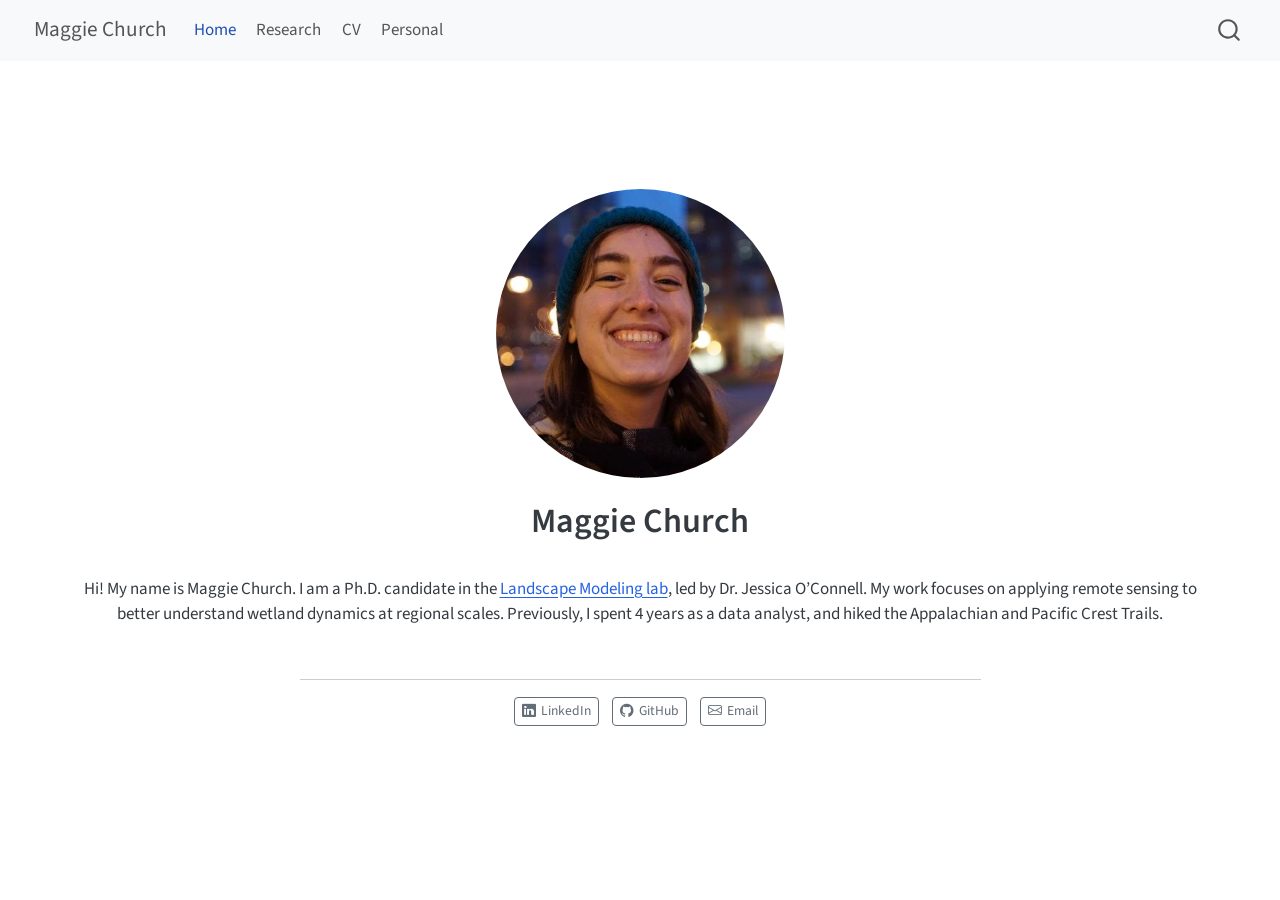
<file: docs/index.html>
<html xmlns="http://www.w3.org/1999/xhtml">    
  <head>      
    <title>Redirect to home.html</title>      
    <meta http-equiv="refresh" content="0;URL='home.html'" />    
  </head>    
  <body> 
  </body>  
</html>
</file>
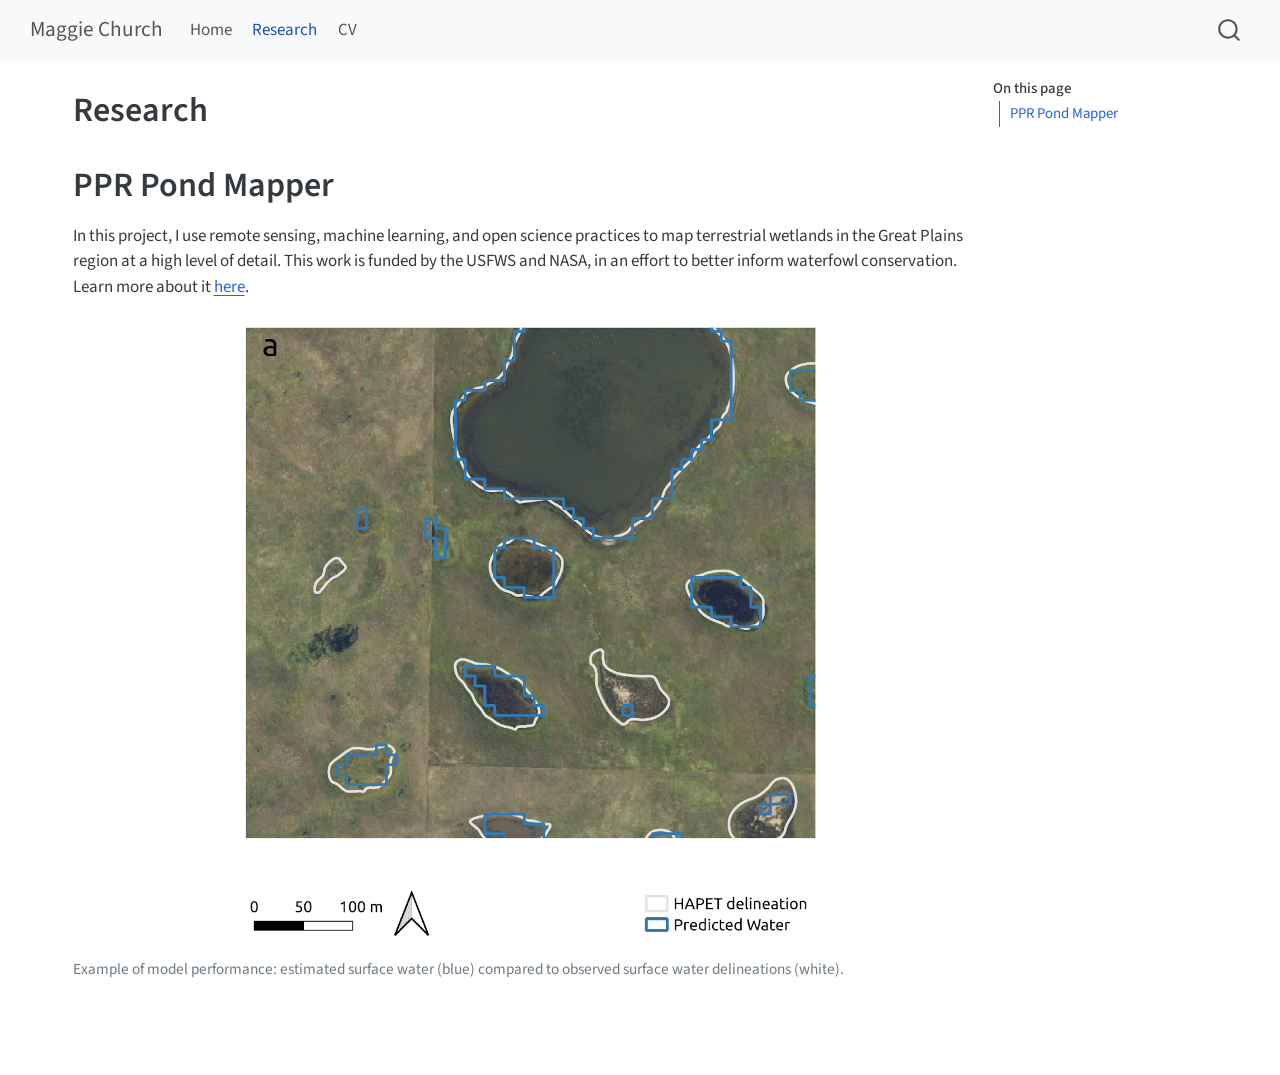
<file: docs/about.html>
<!DOCTYPE html>
<html xmlns="http://www.w3.org/1999/xhtml" lang="en" xml:lang="en"><head>

<meta charset="utf-8">
<meta name="generator" content="quarto-1.6.42">

<meta name="viewport" content="width=device-width, initial-scale=1.0, user-scalable=yes">


<title>Research – Maggie Church</title>
<style>
code{white-space: pre-wrap;}
span.smallcaps{font-variant: small-caps;}
div.columns{display: flex; gap: min(4vw, 1.5em);}
div.column{flex: auto; overflow-x: auto;}
div.hanging-indent{margin-left: 1.5em; text-indent: -1.5em;}
ul.task-list{list-style: none;}
ul.task-list li input[type="checkbox"] {
  width: 0.8em;
  margin: 0 0.8em 0.2em -1em; /* quarto-specific, see https://github.com/quarto-dev/quarto-cli/issues/4556 */ 
  vertical-align: middle;
}
</style>


<script src="site_libs/quarto-nav/quarto-nav.js"></script>
<script src="site_libs/quarto-nav/headroom.min.js"></script>
<script src="site_libs/clipboard/clipboard.min.js"></script>
<script src="site_libs/quarto-search/autocomplete.umd.js"></script>
<script src="site_libs/quarto-search/fuse.min.js"></script>
<script src="site_libs/quarto-search/quarto-search.js"></script>
<meta name="quarto:offset" content="./">
<script src="site_libs/quarto-html/quarto.js"></script>
<script src="site_libs/quarto-html/popper.min.js"></script>
<script src="site_libs/quarto-html/tippy.umd.min.js"></script>
<script src="site_libs/quarto-html/anchor.min.js"></script>
<link href="site_libs/quarto-html/tippy.css" rel="stylesheet">
<link href="site_libs/quarto-html/quarto-syntax-highlighting-2f5df379a58b258e96c21c0638c20c03.css" rel="stylesheet" id="quarto-text-highlighting-styles">
<script src="site_libs/bootstrap/bootstrap.min.js"></script>
<link href="site_libs/bootstrap/bootstrap-icons.css" rel="stylesheet">
<link href="site_libs/bootstrap/bootstrap-6bd9cfa162949bde0a231f530c97869d.min.css" rel="stylesheet" append-hash="true" id="quarto-bootstrap" data-mode="light">
<script id="quarto-search-options" type="application/json">{
  "location": "navbar",
  "copy-button": false,
  "collapse-after": 3,
  "panel-placement": "end",
  "type": "overlay",
  "limit": 50,
  "keyboard-shortcut": [
    "f",
    "/",
    "s"
  ],
  "show-item-context": false,
  "language": {
    "search-no-results-text": "No results",
    "search-matching-documents-text": "matching documents",
    "search-copy-link-title": "Copy link to search",
    "search-hide-matches-text": "Hide additional matches",
    "search-more-match-text": "more match in this document",
    "search-more-matches-text": "more matches in this document",
    "search-clear-button-title": "Clear",
    "search-text-placeholder": "",
    "search-detached-cancel-button-title": "Cancel",
    "search-submit-button-title": "Submit",
    "search-label": "Search"
  }
}</script>


<link rel="stylesheet" href="styles.css">
</head>

<body class="nav-fixed">

<div id="quarto-search-results"></div>
  <header id="quarto-header" class="headroom fixed-top">
    <nav class="navbar navbar-expand-lg " data-bs-theme="dark">
      <div class="navbar-container container-fluid">
      <div class="navbar-brand-container mx-auto">
    <a class="navbar-brand" href="./index.html">
    <span class="navbar-title">Maggie Church</span>
    </a>
  </div>
            <div id="quarto-search" class="" title="Search"></div>
          <button class="navbar-toggler" type="button" data-bs-toggle="collapse" data-bs-target="#navbarCollapse" aria-controls="navbarCollapse" role="menu" aria-expanded="false" aria-label="Toggle navigation" onclick="if (window.quartoToggleHeadroom) { window.quartoToggleHeadroom(); }">
  <span class="navbar-toggler-icon"></span>
</button>
          <div class="collapse navbar-collapse" id="navbarCollapse">
            <ul class="navbar-nav navbar-nav-scroll me-auto">
  <li class="nav-item">
    <a class="nav-link" href="./index.html"> 
<span class="menu-text">Home</span></a>
  </li>  
  <li class="nav-item">
    <a class="nav-link active" href="./about.html" aria-current="page"> 
<span class="menu-text">Research</span></a>
  </li>  
  <li class="nav-item">
    <a class="nav-link" href="./cv.html"> 
<span class="menu-text">CV</span></a>
  </li>  
</ul>
          </div> <!-- /navcollapse -->
            <div class="quarto-navbar-tools">
</div>
      </div> <!-- /container-fluid -->
    </nav>
</header>
<!-- content -->
<div id="quarto-content" class="quarto-container page-columns page-rows-contents page-layout-full page-navbar">
<!-- sidebar -->
<!-- margin-sidebar -->
    <div id="quarto-margin-sidebar" class="sidebar margin-sidebar">
        <nav id="TOC" role="doc-toc" class="toc-active">
    <h2 id="toc-title">On this page</h2>
   
  <ul>
  <li><a href="#ppr-pond-mapper" id="toc-ppr-pond-mapper" class="nav-link active" data-scroll-target="#ppr-pond-mapper">PPR Pond Mapper</a></li>
  </ul>
</nav>
    </div>
<!-- main -->
<main class="content column-page-left" id="quarto-document-content">

<header id="title-block-header" class="quarto-title-block default">
<div class="quarto-title">
<h1 class="title">Research</h1>
</div>



<div class="quarto-title-meta column-page-left">

    
  
    
  </div>
  


</header>


<section id="ppr-pond-mapper" class="level1">
<h1>PPR Pond Mapper</h1>
<p>In this project, I use remote sensing, machine learning, and open science practices to map terrestrial wetlands in the Great Plains region at a high level of detail. This work is funded by the USFWS and NASA, in an effort to better inform waterfowl conservation. Learn more about it <a href="https://www.landscapemodeling.net/water.html">here</a>.&nbsp;</p>
<div class="quarto-figure quarto-figure-center">
<figure class="figure">
<p><img src="media/ppr_model.png" class="img-fluid figure-img"></p>
<figcaption>Example of model performance: estimated surface water (blue) compared to observed surface water delineations (white).</figcaption>
</figure>
</div>


</section>

</main> <!-- /main -->
<script id="quarto-html-after-body" type="application/javascript">
window.document.addEventListener("DOMContentLoaded", function (event) {
  const toggleBodyColorMode = (bsSheetEl) => {
    const mode = bsSheetEl.getAttribute("data-mode");
    const bodyEl = window.document.querySelector("body");
    if (mode === "dark") {
      bodyEl.classList.add("quarto-dark");
      bodyEl.classList.remove("quarto-light");
    } else {
      bodyEl.classList.add("quarto-light");
      bodyEl.classList.remove("quarto-dark");
    }
  }
  const toggleBodyColorPrimary = () => {
    const bsSheetEl = window.document.querySelector("link#quarto-bootstrap");
    if (bsSheetEl) {
      toggleBodyColorMode(bsSheetEl);
    }
  }
  toggleBodyColorPrimary();  
  const icon = "";
  const anchorJS = new window.AnchorJS();
  anchorJS.options = {
    placement: 'right',
    icon: icon
  };
  anchorJS.add('.anchored');
  const isCodeAnnotation = (el) => {
    for (const clz of el.classList) {
      if (clz.startsWith('code-annotation-')) {                     
        return true;
      }
    }
    return false;
  }
  const onCopySuccess = function(e) {
    // button target
    const button = e.trigger;
    // don't keep focus
    button.blur();
    // flash "checked"
    button.classList.add('code-copy-button-checked');
    var currentTitle = button.getAttribute("title");
    button.setAttribute("title", "Copied!");
    let tooltip;
    if (window.bootstrap) {
      button.setAttribute("data-bs-toggle", "tooltip");
      button.setAttribute("data-bs-placement", "left");
      button.setAttribute("data-bs-title", "Copied!");
      tooltip = new bootstrap.Tooltip(button, 
        { trigger: "manual", 
          customClass: "code-copy-button-tooltip",
          offset: [0, -8]});
      tooltip.show();    
    }
    setTimeout(function() {
      if (tooltip) {
        tooltip.hide();
        button.removeAttribute("data-bs-title");
        button.removeAttribute("data-bs-toggle");
        button.removeAttribute("data-bs-placement");
      }
      button.setAttribute("title", currentTitle);
      button.classList.remove('code-copy-button-checked');
    }, 1000);
    // clear code selection
    e.clearSelection();
  }
  const getTextToCopy = function(trigger) {
      const codeEl = trigger.previousElementSibling.cloneNode(true);
      for (const childEl of codeEl.children) {
        if (isCodeAnnotation(childEl)) {
          childEl.remove();
        }
      }
      return codeEl.innerText;
  }
  const clipboard = new window.ClipboardJS('.code-copy-button:not([data-in-quarto-modal])', {
    text: getTextToCopy
  });
  clipboard.on('success', onCopySuccess);
  if (window.document.getElementById('quarto-embedded-source-code-modal')) {
    const clipboardModal = new window.ClipboardJS('.code-copy-button[data-in-quarto-modal]', {
      text: getTextToCopy,
      container: window.document.getElementById('quarto-embedded-source-code-modal')
    });
    clipboardModal.on('success', onCopySuccess);
  }
    var localhostRegex = new RegExp(/^(?:http|https):\/\/localhost\:?[0-9]*\//);
    var mailtoRegex = new RegExp(/^mailto:/);
      var filterRegex = new RegExp('/' + window.location.host + '/');
    var isInternal = (href) => {
        return filterRegex.test(href) || localhostRegex.test(href) || mailtoRegex.test(href);
    }
    // Inspect non-navigation links and adorn them if external
 	var links = window.document.querySelectorAll('a[href]:not(.nav-link):not(.navbar-brand):not(.toc-action):not(.sidebar-link):not(.sidebar-item-toggle):not(.pagination-link):not(.no-external):not([aria-hidden]):not(.dropdown-item):not(.quarto-navigation-tool):not(.about-link)');
    for (var i=0; i<links.length; i++) {
      const link = links[i];
      if (!isInternal(link.href)) {
        // undo the damage that might have been done by quarto-nav.js in the case of
        // links that we want to consider external
        if (link.dataset.originalHref !== undefined) {
          link.href = link.dataset.originalHref;
        }
      }
    }
  function tippyHover(el, contentFn, onTriggerFn, onUntriggerFn) {
    const config = {
      allowHTML: true,
      maxWidth: 500,
      delay: 100,
      arrow: false,
      appendTo: function(el) {
          return el.parentElement;
      },
      interactive: true,
      interactiveBorder: 10,
      theme: 'quarto',
      placement: 'bottom-start',
    };
    if (contentFn) {
      config.content = contentFn;
    }
    if (onTriggerFn) {
      config.onTrigger = onTriggerFn;
    }
    if (onUntriggerFn) {
      config.onUntrigger = onUntriggerFn;
    }
    window.tippy(el, config); 
  }
  const noterefs = window.document.querySelectorAll('a[role="doc-noteref"]');
  for (var i=0; i<noterefs.length; i++) {
    const ref = noterefs[i];
    tippyHover(ref, function() {
      // use id or data attribute instead here
      let href = ref.getAttribute('data-footnote-href') || ref.getAttribute('href');
      try { href = new URL(href).hash; } catch {}
      const id = href.replace(/^#\/?/, "");
      const note = window.document.getElementById(id);
      if (note) {
        return note.innerHTML;
      } else {
        return "";
      }
    });
  }
  const xrefs = window.document.querySelectorAll('a.quarto-xref');
  const processXRef = (id, note) => {
    // Strip column container classes
    const stripColumnClz = (el) => {
      el.classList.remove("page-full", "page-columns");
      if (el.children) {
        for (const child of el.children) {
          stripColumnClz(child);
        }
      }
    }
    stripColumnClz(note)
    if (id === null || id.startsWith('sec-')) {
      // Special case sections, only their first couple elements
      const container = document.createElement("div");
      if (note.children && note.children.length > 2) {
        container.appendChild(note.children[0].cloneNode(true));
        for (let i = 1; i < note.children.length; i++) {
          const child = note.children[i];
          if (child.tagName === "P" && child.innerText === "") {
            continue;
          } else {
            container.appendChild(child.cloneNode(true));
            break;
          }
        }
        if (window.Quarto?.typesetMath) {
          window.Quarto.typesetMath(container);
        }
        return container.innerHTML
      } else {
        if (window.Quarto?.typesetMath) {
          window.Quarto.typesetMath(note);
        }
        return note.innerHTML;
      }
    } else {
      // Remove any anchor links if they are present
      const anchorLink = note.querySelector('a.anchorjs-link');
      if (anchorLink) {
        anchorLink.remove();
      }
      if (window.Quarto?.typesetMath) {
        window.Quarto.typesetMath(note);
      }
      if (note.classList.contains("callout")) {
        return note.outerHTML;
      } else {
        return note.innerHTML;
      }
    }
  }
  for (var i=0; i<xrefs.length; i++) {
    const xref = xrefs[i];
    tippyHover(xref, undefined, function(instance) {
      instance.disable();
      let url = xref.getAttribute('href');
      let hash = undefined; 
      if (url.startsWith('#')) {
        hash = url;
      } else {
        try { hash = new URL(url).hash; } catch {}
      }
      if (hash) {
        const id = hash.replace(/^#\/?/, "");
        const note = window.document.getElementById(id);
        if (note !== null) {
          try {
            const html = processXRef(id, note.cloneNode(true));
            instance.setContent(html);
          } finally {
            instance.enable();
            instance.show();
          }
        } else {
          // See if we can fetch this
          fetch(url.split('#')[0])
          .then(res => res.text())
          .then(html => {
            const parser = new DOMParser();
            const htmlDoc = parser.parseFromString(html, "text/html");
            const note = htmlDoc.getElementById(id);
            if (note !== null) {
              const html = processXRef(id, note);
              instance.setContent(html);
            } 
          }).finally(() => {
            instance.enable();
            instance.show();
          });
        }
      } else {
        // See if we can fetch a full url (with no hash to target)
        // This is a special case and we should probably do some content thinning / targeting
        fetch(url)
        .then(res => res.text())
        .then(html => {
          const parser = new DOMParser();
          const htmlDoc = parser.parseFromString(html, "text/html");
          const note = htmlDoc.querySelector('main.content');
          if (note !== null) {
            // This should only happen for chapter cross references
            // (since there is no id in the URL)
            // remove the first header
            if (note.children.length > 0 && note.children[0].tagName === "HEADER") {
              note.children[0].remove();
            }
            const html = processXRef(null, note);
            instance.setContent(html);
          } 
        }).finally(() => {
          instance.enable();
          instance.show();
        });
      }
    }, function(instance) {
    });
  }
      let selectedAnnoteEl;
      const selectorForAnnotation = ( cell, annotation) => {
        let cellAttr = 'data-code-cell="' + cell + '"';
        let lineAttr = 'data-code-annotation="' +  annotation + '"';
        const selector = 'span[' + cellAttr + '][' + lineAttr + ']';
        return selector;
      }
      const selectCodeLines = (annoteEl) => {
        const doc = window.document;
        const targetCell = annoteEl.getAttribute("data-target-cell");
        const targetAnnotation = annoteEl.getAttribute("data-target-annotation");
        const annoteSpan = window.document.querySelector(selectorForAnnotation(targetCell, targetAnnotation));
        const lines = annoteSpan.getAttribute("data-code-lines").split(",");
        const lineIds = lines.map((line) => {
          return targetCell + "-" + line;
        })
        let top = null;
        let height = null;
        let parent = null;
        if (lineIds.length > 0) {
            //compute the position of the single el (top and bottom and make a div)
            const el = window.document.getElementById(lineIds[0]);
            top = el.offsetTop;
            height = el.offsetHeight;
            parent = el.parentElement.parentElement;
          if (lineIds.length > 1) {
            const lastEl = window.document.getElementById(lineIds[lineIds.length - 1]);
            const bottom = lastEl.offsetTop + lastEl.offsetHeight;
            height = bottom - top;
          }
          if (top !== null && height !== null && parent !== null) {
            // cook up a div (if necessary) and position it 
            let div = window.document.getElementById("code-annotation-line-highlight");
            if (div === null) {
              div = window.document.createElement("div");
              div.setAttribute("id", "code-annotation-line-highlight");
              div.style.position = 'absolute';
              parent.appendChild(div);
            }
            div.style.top = top - 2 + "px";
            div.style.height = height + 4 + "px";
            div.style.left = 0;
            let gutterDiv = window.document.getElementById("code-annotation-line-highlight-gutter");
            if (gutterDiv === null) {
              gutterDiv = window.document.createElement("div");
              gutterDiv.setAttribute("id", "code-annotation-line-highlight-gutter");
              gutterDiv.style.position = 'absolute';
              const codeCell = window.document.getElementById(targetCell);
              const gutter = codeCell.querySelector('.code-annotation-gutter');
              gutter.appendChild(gutterDiv);
            }
            gutterDiv.style.top = top - 2 + "px";
            gutterDiv.style.height = height + 4 + "px";
          }
          selectedAnnoteEl = annoteEl;
        }
      };
      const unselectCodeLines = () => {
        const elementsIds = ["code-annotation-line-highlight", "code-annotation-line-highlight-gutter"];
        elementsIds.forEach((elId) => {
          const div = window.document.getElementById(elId);
          if (div) {
            div.remove();
          }
        });
        selectedAnnoteEl = undefined;
      };
        // Handle positioning of the toggle
    window.addEventListener(
      "resize",
      throttle(() => {
        elRect = undefined;
        if (selectedAnnoteEl) {
          selectCodeLines(selectedAnnoteEl);
        }
      }, 10)
    );
    function throttle(fn, ms) {
    let throttle = false;
    let timer;
      return (...args) => {
        if(!throttle) { // first call gets through
            fn.apply(this, args);
            throttle = true;
        } else { // all the others get throttled
            if(timer) clearTimeout(timer); // cancel #2
            timer = setTimeout(() => {
              fn.apply(this, args);
              timer = throttle = false;
            }, ms);
        }
      };
    }
      // Attach click handler to the DT
      const annoteDls = window.document.querySelectorAll('dt[data-target-cell]');
      for (const annoteDlNode of annoteDls) {
        annoteDlNode.addEventListener('click', (event) => {
          const clickedEl = event.target;
          if (clickedEl !== selectedAnnoteEl) {
            unselectCodeLines();
            const activeEl = window.document.querySelector('dt[data-target-cell].code-annotation-active');
            if (activeEl) {
              activeEl.classList.remove('code-annotation-active');
            }
            selectCodeLines(clickedEl);
            clickedEl.classList.add('code-annotation-active');
          } else {
            // Unselect the line
            unselectCodeLines();
            clickedEl.classList.remove('code-annotation-active');
          }
        });
      }
  const findCites = (el) => {
    const parentEl = el.parentElement;
    if (parentEl) {
      const cites = parentEl.dataset.cites;
      if (cites) {
        return {
          el,
          cites: cites.split(' ')
        };
      } else {
        return findCites(el.parentElement)
      }
    } else {
      return undefined;
    }
  };
  var bibliorefs = window.document.querySelectorAll('a[role="doc-biblioref"]');
  for (var i=0; i<bibliorefs.length; i++) {
    const ref = bibliorefs[i];
    const citeInfo = findCites(ref);
    if (citeInfo) {
      tippyHover(citeInfo.el, function() {
        var popup = window.document.createElement('div');
        citeInfo.cites.forEach(function(cite) {
          var citeDiv = window.document.createElement('div');
          citeDiv.classList.add('hanging-indent');
          citeDiv.classList.add('csl-entry');
          var biblioDiv = window.document.getElementById('ref-' + cite);
          if (biblioDiv) {
            citeDiv.innerHTML = biblioDiv.innerHTML;
          }
          popup.appendChild(citeDiv);
        });
        return popup.innerHTML;
      });
    }
  }
});
</script>
</div> <!-- /content -->




</body></html>
</file>
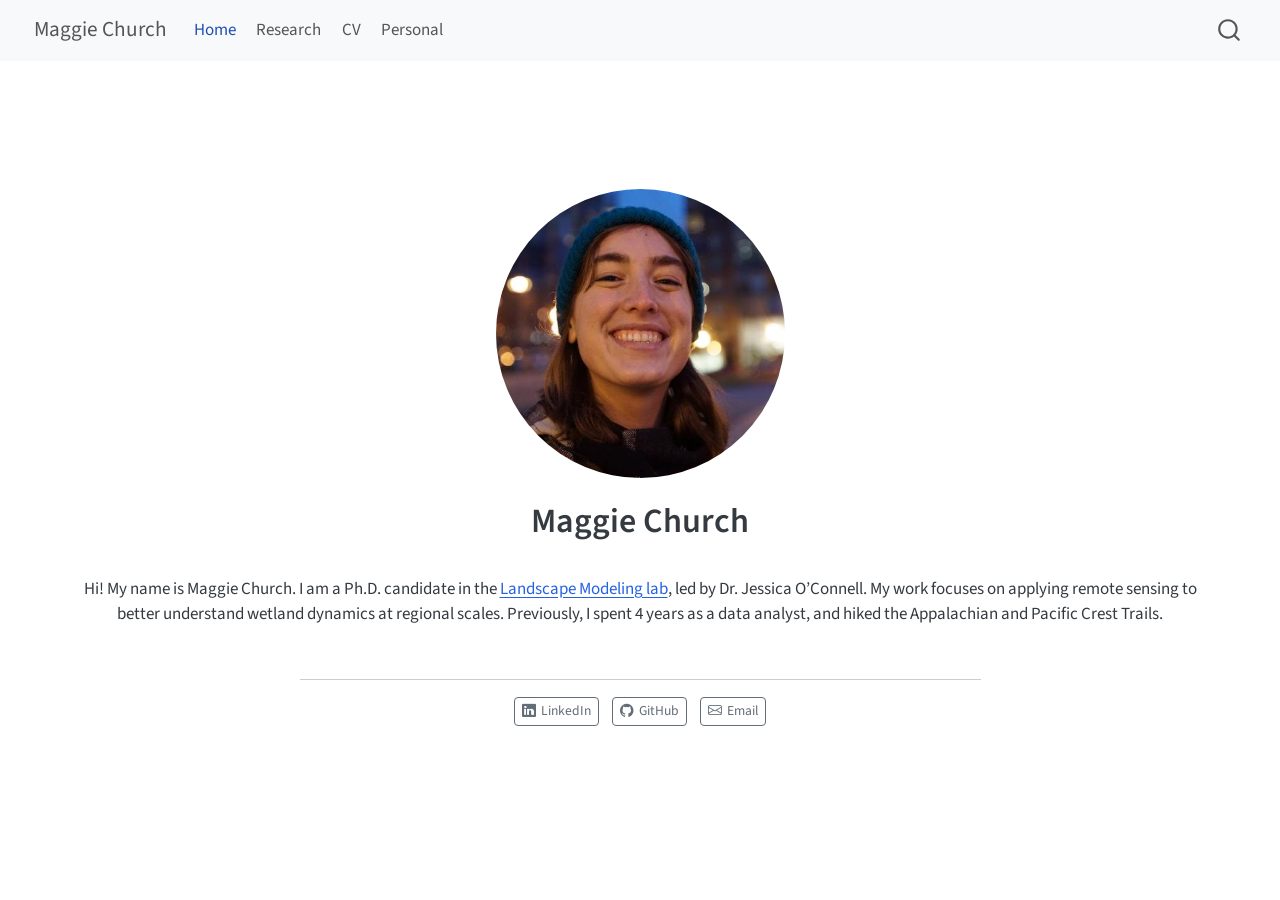
<file: docs/home.html>
<!DOCTYPE html>
<html xmlns="http://www.w3.org/1999/xhtml" lang="en" xml:lang="en"><head>

<meta charset="utf-8">
<meta name="generator" content="quarto-1.8.25">

<meta name="viewport" content="width=device-width, initial-scale=1.0, user-scalable=yes">


<title>Maggie Church</title>
<style>
code{white-space: pre-wrap;}
span.smallcaps{font-variant: small-caps;}
div.columns{display: flex; gap: min(4vw, 1.5em);}
div.column{flex: auto; overflow-x: auto;}
div.hanging-indent{margin-left: 1.5em; text-indent: -1.5em;}
ul.task-list{list-style: none;}
ul.task-list li input[type="checkbox"] {
  width: 0.8em;
  margin: 0 0.8em 0.2em -1em; /* quarto-specific, see https://github.com/quarto-dev/quarto-cli/issues/4556 */ 
  vertical-align: middle;
}
</style>


<script src="site_libs/quarto-nav/quarto-nav.js"></script>
<script src="site_libs/quarto-nav/headroom.min.js"></script>
<script src="site_libs/clipboard/clipboard.min.js"></script>
<script src="site_libs/quarto-search/autocomplete.umd.js"></script>
<script src="site_libs/quarto-search/fuse.min.js"></script>
<script src="site_libs/quarto-search/quarto-search.js"></script>
<meta name="quarto:offset" content="./">
<script src="site_libs/quarto-html/quarto.js" type="module"></script>
<script src="site_libs/quarto-html/tabsets/tabsets.js" type="module"></script>
<script src="site_libs/quarto-html/axe/axe-check.js" type="module"></script>
<script src="site_libs/quarto-html/popper.min.js"></script>
<script src="site_libs/quarto-html/tippy.umd.min.js"></script>
<link href="site_libs/quarto-html/tippy.css" rel="stylesheet">
<link href="site_libs/quarto-html/quarto-syntax-highlighting-7b89279ff1a6dce999919e0e67d4d9ec.css" rel="stylesheet" id="quarto-text-highlighting-styles">
<script src="site_libs/bootstrap/bootstrap.min.js"></script>
<link href="site_libs/bootstrap/bootstrap-icons.css" rel="stylesheet">
<link href="site_libs/bootstrap/bootstrap-5b4ad623e5705c0698d39aec6f10cf02.min.css" rel="stylesheet" append-hash="true" id="quarto-bootstrap" data-mode="light">
<script id="quarto-search-options" type="application/json">{
  "location": "navbar",
  "copy-button": false,
  "collapse-after": 3,
  "panel-placement": "end",
  "type": "overlay",
  "limit": 50,
  "keyboard-shortcut": [
    "f",
    "/",
    "s"
  ],
  "show-item-context": false,
  "language": {
    "search-no-results-text": "No results",
    "search-matching-documents-text": "matching documents",
    "search-copy-link-title": "Copy link to search",
    "search-hide-matches-text": "Hide additional matches",
    "search-more-match-text": "more match in this document",
    "search-more-matches-text": "more matches in this document",
    "search-clear-button-title": "Clear",
    "search-text-placeholder": "",
    "search-detached-cancel-button-title": "Cancel",
    "search-submit-button-title": "Submit",
    "search-label": "Search"
  }
}</script>


<link rel="stylesheet" href="styles.css">
</head>

<body class="nav-fixed quarto-light">

<div id="quarto-search-results"></div>
  <header id="quarto-header" class="headroom fixed-top">
    <nav class="navbar navbar-expand-lg " data-bs-theme="dark">
      <div class="navbar-container container-fluid">
      <div class="navbar-brand-container mx-auto">
    <a href="./index.html" class="navbar-brand navbar-brand-logo">
    </a>
    <a class="navbar-brand" href="./index.html">
    <span class="navbar-title">Maggie Church</span>
    </a>
  </div>
            <div id="quarto-search" class="" title="Search"></div>
          <button class="navbar-toggler" type="button" data-bs-toggle="collapse" data-bs-target="#navbarCollapse" aria-controls="navbarCollapse" role="menu" aria-expanded="false" aria-label="Toggle navigation" onclick="if (window.quartoToggleHeadroom) { window.quartoToggleHeadroom(); }">
  <span class="navbar-toggler-icon"></span>
</button>
          <div class="collapse navbar-collapse" id="navbarCollapse">
            <ul class="navbar-nav navbar-nav-scroll me-auto">
  <li class="nav-item">
    <a class="nav-link active" href="./home.html" aria-current="page"> 
<span class="menu-text">Home</span></a>
  </li>  
  <li class="nav-item">
    <a class="nav-link" href="./research.html"> 
<span class="menu-text">Research</span></a>
  </li>  
  <li class="nav-item">
    <a class="nav-link" href="./cv.html"> 
<span class="menu-text">CV</span></a>
  </li>  
  <li class="nav-item">
    <a class="nav-link" href="./personal.html"> 
<span class="menu-text">Personal</span></a>
  </li>  
</ul>
          </div> <!-- /navcollapse -->
            <div class="quarto-navbar-tools">
</div>
      </div> <!-- /container-fluid -->
    </nav>
</header>
<!-- content -->
<div id="quarto-content" class="quarto-container page-columns page-rows-contents page-layout-full page-navbar">
<!-- sidebar -->
<!-- margin-sidebar -->
    
<!-- main -->
<div class="quarto-about-jolla column-page">
  <img src="media/headshot.jpg" class="about-image
  round " style="height: 17em; width: 17em;">
 <header id="title-block-header" class="quarto-title-block default">
<div class="quarto-title">
<h1 class="title">Maggie Church</h1>
</div>
<div class="quarto-title-meta column-page">
  </div>
</header><main class="content column-page" id="quarto-document-content">
<p>Hi! My name is Maggie Church. I am a Ph.D.&nbsp;candidate in the <a href="https://www.landscapemodeling.net/">Landscape Modeling lab</a>, led by Dr.&nbsp;Jessica O’Connell. My work focuses on applying remote sensing to better understand wetland dynamics at regional scales. Previously, I spent 4 years as a data analyst, and hiked the Appalachian and Pacific Crest Trails.</p>


</main> 
  <hr class="about-sep">
   <div class="about-links">
  <a href="https://www.linkedin.com/in/margaret-church-274050a7/" class="about-link" rel="" target="">
    <i class="bi bi-linkedin"></i>
     <span class="about-link-text">LinkedIn</span>
  </a>
  <a href="https://github.com/maggiechurch741" class="about-link" rel="" target="">
    <i class="bi bi-github"></i>
     <span class="about-link-text">GitHub</span>
  </a>
  <a href="mailto:maggie.church@colostate.edu" class="about-link" rel="" target="">
    <i class="bi bi-envelope"></i>
     <span class="about-link-text">Email</span>
  </a>
</div>
</div>
 <!-- /main -->
<script id="quarto-html-after-body" type="application/javascript">
  window.document.addEventListener("DOMContentLoaded", function (event) {
    const isCodeAnnotation = (el) => {
      for (const clz of el.classList) {
        if (clz.startsWith('code-annotation-')) {                     
          return true;
        }
      }
      return false;
    }
    const onCopySuccess = function(e) {
      // button target
      const button = e.trigger;
      // don't keep focus
      button.blur();
      // flash "checked"
      button.classList.add('code-copy-button-checked');
      var currentTitle = button.getAttribute("title");
      button.setAttribute("title", "Copied!");
      let tooltip;
      if (window.bootstrap) {
        button.setAttribute("data-bs-toggle", "tooltip");
        button.setAttribute("data-bs-placement", "left");
        button.setAttribute("data-bs-title", "Copied!");
        tooltip = new bootstrap.Tooltip(button, 
          { trigger: "manual", 
            customClass: "code-copy-button-tooltip",
            offset: [0, -8]});
        tooltip.show();    
      }
      setTimeout(function() {
        if (tooltip) {
          tooltip.hide();
          button.removeAttribute("data-bs-title");
          button.removeAttribute("data-bs-toggle");
          button.removeAttribute("data-bs-placement");
        }
        button.setAttribute("title", currentTitle);
        button.classList.remove('code-copy-button-checked');
      }, 1000);
      // clear code selection
      e.clearSelection();
    }
    const getTextToCopy = function(trigger) {
      const outerScaffold = trigger.parentElement.cloneNode(true);
      const codeEl = outerScaffold.querySelector('code');
      for (const childEl of codeEl.children) {
        if (isCodeAnnotation(childEl)) {
          childEl.remove();
        }
      }
      return codeEl.innerText;
    }
    const clipboard = new window.ClipboardJS('.code-copy-button:not([data-in-quarto-modal])', {
      text: getTextToCopy
    });
    clipboard.on('success', onCopySuccess);
    if (window.document.getElementById('quarto-embedded-source-code-modal')) {
      const clipboardModal = new window.ClipboardJS('.code-copy-button[data-in-quarto-modal]', {
        text: getTextToCopy,
        container: window.document.getElementById('quarto-embedded-source-code-modal')
      });
      clipboardModal.on('success', onCopySuccess);
    }
      var localhostRegex = new RegExp(/^(?:http|https):\/\/localhost\:?[0-9]*\//);
      var mailtoRegex = new RegExp(/^mailto:/);
        var filterRegex = new RegExp('/' + window.location.host + '/');
      var isInternal = (href) => {
          return filterRegex.test(href) || localhostRegex.test(href) || mailtoRegex.test(href);
      }
      // Inspect non-navigation links and adorn them if external
     var links = window.document.querySelectorAll('a[href]:not(.nav-link):not(.navbar-brand):not(.toc-action):not(.sidebar-link):not(.sidebar-item-toggle):not(.pagination-link):not(.no-external):not([aria-hidden]):not(.dropdown-item):not(.quarto-navigation-tool):not(.about-link)');
      for (var i=0; i<links.length; i++) {
        const link = links[i];
        if (!isInternal(link.href)) {
          // undo the damage that might have been done by quarto-nav.js in the case of
          // links that we want to consider external
          if (link.dataset.originalHref !== undefined) {
            link.href = link.dataset.originalHref;
          }
        }
      }
    function tippyHover(el, contentFn, onTriggerFn, onUntriggerFn) {
      const config = {
        allowHTML: true,
        maxWidth: 500,
        delay: 100,
        arrow: false,
        appendTo: function(el) {
            return el.parentElement;
        },
        interactive: true,
        interactiveBorder: 10,
        theme: 'quarto',
        placement: 'bottom-start',
      };
      if (contentFn) {
        config.content = contentFn;
      }
      if (onTriggerFn) {
        config.onTrigger = onTriggerFn;
      }
      if (onUntriggerFn) {
        config.onUntrigger = onUntriggerFn;
      }
      window.tippy(el, config); 
    }
    const noterefs = window.document.querySelectorAll('a[role="doc-noteref"]');
    for (var i=0; i<noterefs.length; i++) {
      const ref = noterefs[i];
      tippyHover(ref, function() {
        // use id or data attribute instead here
        let href = ref.getAttribute('data-footnote-href') || ref.getAttribute('href');
        try { href = new URL(href).hash; } catch {}
        const id = href.replace(/^#\/?/, "");
        const note = window.document.getElementById(id);
        if (note) {
          return note.innerHTML;
        } else {
          return "";
        }
      });
    }
    const xrefs = window.document.querySelectorAll('a.quarto-xref');
    const processXRef = (id, note) => {
      // Strip column container classes
      const stripColumnClz = (el) => {
        el.classList.remove("page-full", "page-columns");
        if (el.children) {
          for (const child of el.children) {
            stripColumnClz(child);
          }
        }
      }
      stripColumnClz(note)
      if (id === null || id.startsWith('sec-')) {
        // Special case sections, only their first couple elements
        const container = document.createElement("div");
        if (note.children && note.children.length > 2) {
          container.appendChild(note.children[0].cloneNode(true));
          for (let i = 1; i < note.children.length; i++) {
            const child = note.children[i];
            if (child.tagName === "P" && child.innerText === "") {
              continue;
            } else {
              container.appendChild(child.cloneNode(true));
              break;
            }
          }
          if (window.Quarto?.typesetMath) {
            window.Quarto.typesetMath(container);
          }
          return container.innerHTML
        } else {
          if (window.Quarto?.typesetMath) {
            window.Quarto.typesetMath(note);
          }
          return note.innerHTML;
        }
      } else {
        // Remove any anchor links if they are present
        const anchorLink = note.querySelector('a.anchorjs-link');
        if (anchorLink) {
          anchorLink.remove();
        }
        if (window.Quarto?.typesetMath) {
          window.Quarto.typesetMath(note);
        }
        if (note.classList.contains("callout")) {
          return note.outerHTML;
        } else {
          return note.innerHTML;
        }
      }
    }
    for (var i=0; i<xrefs.length; i++) {
      const xref = xrefs[i];
      tippyHover(xref, undefined, function(instance) {
        instance.disable();
        let url = xref.getAttribute('href');
        let hash = undefined; 
        if (url.startsWith('#')) {
          hash = url;
        } else {
          try { hash = new URL(url).hash; } catch {}
        }
        if (hash) {
          const id = hash.replace(/^#\/?/, "");
          const note = window.document.getElementById(id);
          if (note !== null) {
            try {
              const html = processXRef(id, note.cloneNode(true));
              instance.setContent(html);
            } finally {
              instance.enable();
              instance.show();
            }
          } else {
            // See if we can fetch this
            fetch(url.split('#')[0])
            .then(res => res.text())
            .then(html => {
              const parser = new DOMParser();
              const htmlDoc = parser.parseFromString(html, "text/html");
              const note = htmlDoc.getElementById(id);
              if (note !== null) {
                const html = processXRef(id, note);
                instance.setContent(html);
              } 
            }).finally(() => {
              instance.enable();
              instance.show();
            });
          }
        } else {
          // See if we can fetch a full url (with no hash to target)
          // This is a special case and we should probably do some content thinning / targeting
          fetch(url)
          .then(res => res.text())
          .then(html => {
            const parser = new DOMParser();
            const htmlDoc = parser.parseFromString(html, "text/html");
            const note = htmlDoc.querySelector('main.content');
            if (note !== null) {
              // This should only happen for chapter cross references
              // (since there is no id in the URL)
              // remove the first header
              if (note.children.length > 0 && note.children[0].tagName === "HEADER") {
                note.children[0].remove();
              }
              const html = processXRef(null, note);
              instance.setContent(html);
            } 
          }).finally(() => {
            instance.enable();
            instance.show();
          });
        }
      }, function(instance) {
      });
    }
        let selectedAnnoteEl;
        const selectorForAnnotation = ( cell, annotation) => {
          let cellAttr = 'data-code-cell="' + cell + '"';
          let lineAttr = 'data-code-annotation="' +  annotation + '"';
          const selector = 'span[' + cellAttr + '][' + lineAttr + ']';
          return selector;
        }
        const selectCodeLines = (annoteEl) => {
          const doc = window.document;
          const targetCell = annoteEl.getAttribute("data-target-cell");
          const targetAnnotation = annoteEl.getAttribute("data-target-annotation");
          const annoteSpan = window.document.querySelector(selectorForAnnotation(targetCell, targetAnnotation));
          const lines = annoteSpan.getAttribute("data-code-lines").split(",");
          const lineIds = lines.map((line) => {
            return targetCell + "-" + line;
          })
          let top = null;
          let height = null;
          let parent = null;
          if (lineIds.length > 0) {
              //compute the position of the single el (top and bottom and make a div)
              const el = window.document.getElementById(lineIds[0]);
              top = el.offsetTop;
              height = el.offsetHeight;
              parent = el.parentElement.parentElement;
            if (lineIds.length > 1) {
              const lastEl = window.document.getElementById(lineIds[lineIds.length - 1]);
              const bottom = lastEl.offsetTop + lastEl.offsetHeight;
              height = bottom - top;
            }
            if (top !== null && height !== null && parent !== null) {
              // cook up a div (if necessary) and position it 
              let div = window.document.getElementById("code-annotation-line-highlight");
              if (div === null) {
                div = window.document.createElement("div");
                div.setAttribute("id", "code-annotation-line-highlight");
                div.style.position = 'absolute';
                parent.appendChild(div);
              }
              div.style.top = top - 2 + "px";
              div.style.height = height + 4 + "px";
              div.style.left = 0;
              let gutterDiv = window.document.getElementById("code-annotation-line-highlight-gutter");
              if (gutterDiv === null) {
                gutterDiv = window.document.createElement("div");
                gutterDiv.setAttribute("id", "code-annotation-line-highlight-gutter");
                gutterDiv.style.position = 'absolute';
                const codeCell = window.document.getElementById(targetCell);
                const gutter = codeCell.querySelector('.code-annotation-gutter');
                gutter.appendChild(gutterDiv);
              }
              gutterDiv.style.top = top - 2 + "px";
              gutterDiv.style.height = height + 4 + "px";
            }
            selectedAnnoteEl = annoteEl;
          }
        };
        const unselectCodeLines = () => {
          const elementsIds = ["code-annotation-line-highlight", "code-annotation-line-highlight-gutter"];
          elementsIds.forEach((elId) => {
            const div = window.document.getElementById(elId);
            if (div) {
              div.remove();
            }
          });
          selectedAnnoteEl = undefined;
        };
          // Handle positioning of the toggle
      window.addEventListener(
        "resize",
        throttle(() => {
          elRect = undefined;
          if (selectedAnnoteEl) {
            selectCodeLines(selectedAnnoteEl);
          }
        }, 10)
      );
      function throttle(fn, ms) {
      let throttle = false;
      let timer;
        return (...args) => {
          if(!throttle) { // first call gets through
              fn.apply(this, args);
              throttle = true;
          } else { // all the others get throttled
              if(timer) clearTimeout(timer); // cancel #2
              timer = setTimeout(() => {
                fn.apply(this, args);
                timer = throttle = false;
              }, ms);
          }
        };
      }
        // Attach click handler to the DT
        const annoteDls = window.document.querySelectorAll('dt[data-target-cell]');
        for (const annoteDlNode of annoteDls) {
          annoteDlNode.addEventListener('click', (event) => {
            const clickedEl = event.target;
            if (clickedEl !== selectedAnnoteEl) {
              unselectCodeLines();
              const activeEl = window.document.querySelector('dt[data-target-cell].code-annotation-active');
              if (activeEl) {
                activeEl.classList.remove('code-annotation-active');
              }
              selectCodeLines(clickedEl);
              clickedEl.classList.add('code-annotation-active');
            } else {
              // Unselect the line
              unselectCodeLines();
              clickedEl.classList.remove('code-annotation-active');
            }
          });
        }
    const findCites = (el) => {
      const parentEl = el.parentElement;
      if (parentEl) {
        const cites = parentEl.dataset.cites;
        if (cites) {
          return {
            el,
            cites: cites.split(' ')
          };
        } else {
          return findCites(el.parentElement)
        }
      } else {
        return undefined;
      }
    };
    var bibliorefs = window.document.querySelectorAll('a[role="doc-biblioref"]');
    for (var i=0; i<bibliorefs.length; i++) {
      const ref = bibliorefs[i];
      const citeInfo = findCites(ref);
      if (citeInfo) {
        tippyHover(citeInfo.el, function() {
          var popup = window.document.createElement('div');
          citeInfo.cites.forEach(function(cite) {
            var citeDiv = window.document.createElement('div');
            citeDiv.classList.add('hanging-indent');
            citeDiv.classList.add('csl-entry');
            var biblioDiv = window.document.getElementById('ref-' + cite);
            if (biblioDiv) {
              citeDiv.innerHTML = biblioDiv.innerHTML;
            }
            popup.appendChild(citeDiv);
          });
          return popup.innerHTML;
        });
      }
    }
  });
  </script>
</div> <!-- /content -->




</body></html>
</file>
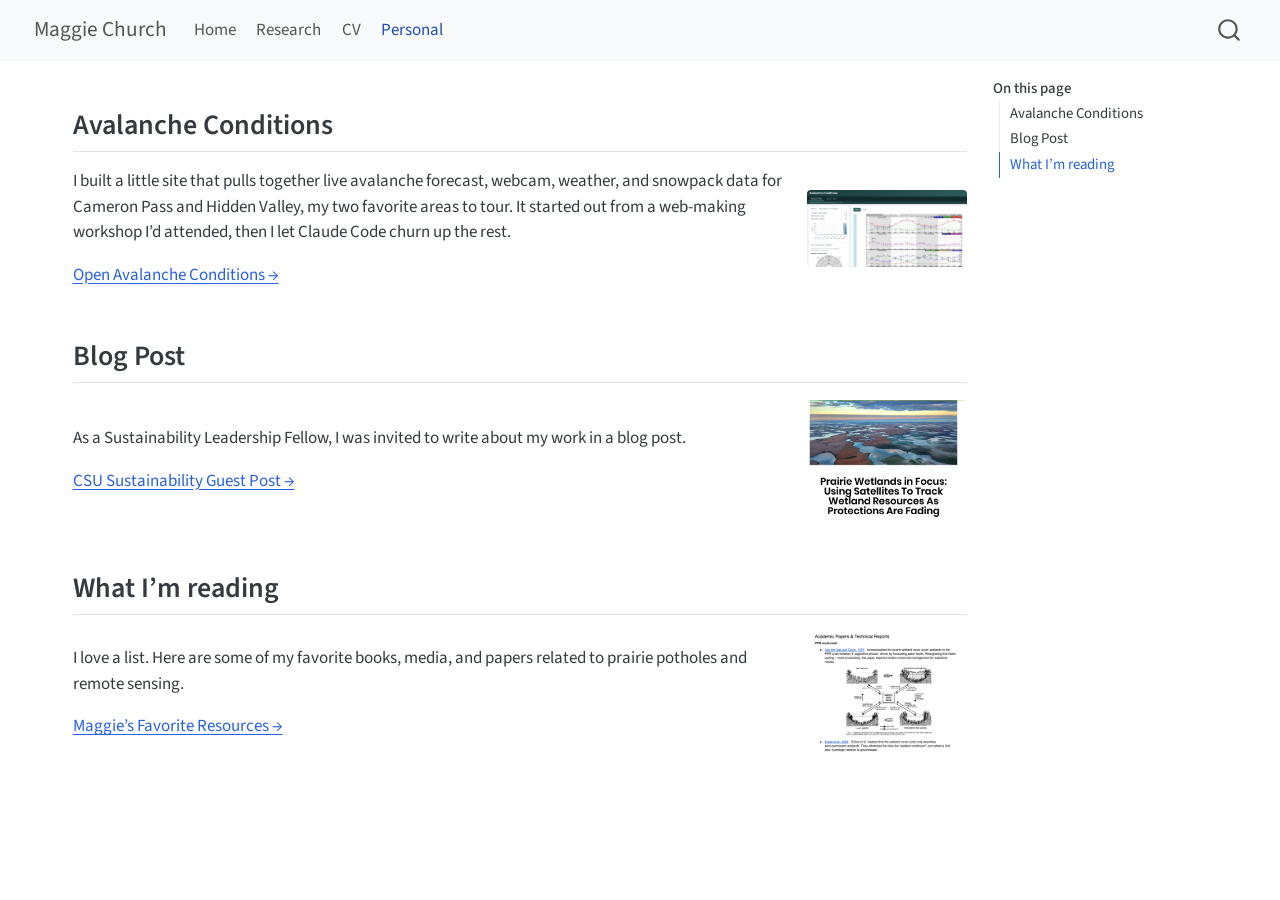
<file: docs/personal.html>
<!DOCTYPE html>
<html xmlns="http://www.w3.org/1999/xhtml" lang="en" xml:lang="en"><head>

<meta charset="utf-8">
<meta name="generator" content="quarto-1.8.25">

<meta name="viewport" content="width=device-width, initial-scale=1.0, user-scalable=yes">


<title>Personal – Maggie Church</title>
<style>
code{white-space: pre-wrap;}
span.smallcaps{font-variant: small-caps;}
div.columns{display: flex; gap: min(4vw, 1.5em);}
div.column{flex: auto; overflow-x: auto;}
div.hanging-indent{margin-left: 1.5em; text-indent: -1.5em;}
ul.task-list{list-style: none;}
ul.task-list li input[type="checkbox"] {
  width: 0.8em;
  margin: 0 0.8em 0.2em -1em; /* quarto-specific, see https://github.com/quarto-dev/quarto-cli/issues/4556 */ 
  vertical-align: middle;
}
</style>


<script src="site_libs/quarto-nav/quarto-nav.js"></script>
<script src="site_libs/quarto-nav/headroom.min.js"></script>
<script src="site_libs/clipboard/clipboard.min.js"></script>
<script src="site_libs/quarto-search/autocomplete.umd.js"></script>
<script src="site_libs/quarto-search/fuse.min.js"></script>
<script src="site_libs/quarto-search/quarto-search.js"></script>
<meta name="quarto:offset" content="./">
<script src="site_libs/quarto-html/quarto.js" type="module"></script>
<script src="site_libs/quarto-html/tabsets/tabsets.js" type="module"></script>
<script src="site_libs/quarto-html/axe/axe-check.js" type="module"></script>
<script src="site_libs/quarto-html/popper.min.js"></script>
<script src="site_libs/quarto-html/tippy.umd.min.js"></script>
<script src="site_libs/quarto-html/anchor.min.js"></script>
<link href="site_libs/quarto-html/tippy.css" rel="stylesheet">
<link href="site_libs/quarto-html/quarto-syntax-highlighting-7b89279ff1a6dce999919e0e67d4d9ec.css" rel="stylesheet" id="quarto-text-highlighting-styles">
<script src="site_libs/bootstrap/bootstrap.min.js"></script>
<link href="site_libs/bootstrap/bootstrap-icons.css" rel="stylesheet">
<link href="site_libs/bootstrap/bootstrap-5b4ad623e5705c0698d39aec6f10cf02.min.css" rel="stylesheet" append-hash="true" id="quarto-bootstrap" data-mode="light">
<script id="quarto-search-options" type="application/json">{
  "location": "navbar",
  "copy-button": false,
  "collapse-after": 3,
  "panel-placement": "end",
  "type": "overlay",
  "limit": 50,
  "keyboard-shortcut": [
    "f",
    "/",
    "s"
  ],
  "show-item-context": false,
  "language": {
    "search-no-results-text": "No results",
    "search-matching-documents-text": "matching documents",
    "search-copy-link-title": "Copy link to search",
    "search-hide-matches-text": "Hide additional matches",
    "search-more-match-text": "more match in this document",
    "search-more-matches-text": "more matches in this document",
    "search-clear-button-title": "Clear",
    "search-text-placeholder": "",
    "search-detached-cancel-button-title": "Cancel",
    "search-submit-button-title": "Submit",
    "search-label": "Search"
  }
}</script>


<link rel="stylesheet" href="styles.css">
</head>

<body class="nav-fixed quarto-light">

<div id="quarto-search-results"></div>
  <header id="quarto-header" class="headroom fixed-top">
    <nav class="navbar navbar-expand-lg " data-bs-theme="dark">
      <div class="navbar-container container-fluid">
      <div class="navbar-brand-container mx-auto">
    <a href="./index.html" class="navbar-brand navbar-brand-logo">
    </a>
    <a class="navbar-brand" href="./index.html">
    <span class="navbar-title">Maggie Church</span>
    </a>
  </div>
            <div id="quarto-search" class="" title="Search"></div>
          <button class="navbar-toggler" type="button" data-bs-toggle="collapse" data-bs-target="#navbarCollapse" aria-controls="navbarCollapse" role="menu" aria-expanded="false" aria-label="Toggle navigation" onclick="if (window.quartoToggleHeadroom) { window.quartoToggleHeadroom(); }">
  <span class="navbar-toggler-icon"></span>
</button>
          <div class="collapse navbar-collapse" id="navbarCollapse">
            <ul class="navbar-nav navbar-nav-scroll me-auto">
  <li class="nav-item">
    <a class="nav-link" href="./home.html"> 
<span class="menu-text">Home</span></a>
  </li>  
  <li class="nav-item">
    <a class="nav-link" href="./research.html"> 
<span class="menu-text">Research</span></a>
  </li>  
  <li class="nav-item">
    <a class="nav-link" href="./cv.html"> 
<span class="menu-text">CV</span></a>
  </li>  
  <li class="nav-item">
    <a class="nav-link active" href="./personal.html" aria-current="page"> 
<span class="menu-text">Personal</span></a>
  </li>  
</ul>
          </div> <!-- /navcollapse -->
            <div class="quarto-navbar-tools">
</div>
      </div> <!-- /container-fluid -->
    </nav>
</header>
<!-- content -->
<div id="quarto-content" class="quarto-container page-columns page-rows-contents page-layout-full page-navbar">
<!-- sidebar -->
<!-- margin-sidebar -->
    <div id="quarto-margin-sidebar" class="sidebar margin-sidebar">
        <nav id="TOC" role="doc-toc" class="toc-active">
    <h2 id="toc-title">On this page</h2>
   
  <ul>
  <li><a href="#avalanche-conditions" id="toc-avalanche-conditions" class="nav-link active" data-scroll-target="#avalanche-conditions">Avalanche Conditions</a></li>
  <li><a href="#blog-post" id="toc-blog-post" class="nav-link" data-scroll-target="#blog-post">Blog Post</a></li>
  <li><a href="#what-im-reading" id="toc-what-im-reading" class="nav-link" data-scroll-target="#what-im-reading">What I’m reading</a></li>
  </ul>
</nav>
    </div>
<!-- main -->
<main class="content column-page-left" id="quarto-document-content"><header id="title-block-header" class="quarto-title-block"></header>




<section id="avalanche-conditions" class="level2">
<h2 class="anchored" data-anchor-id="avalanche-conditions">Avalanche Conditions</h2>
<div style="display:flex; align-items:center; gap:1.5em; flex-wrap:wrap;">
<div style="flex:1; min-width:250px;">
<p>I built a little site that pulls together live avalanche forecast, webcam, weather, and snowpack data for Cameron Pass and Hidden Valley, my two favorite areas to tour. It started out from a web-making workshop I’d attended, then I let Claude Code churn up the rest.</p>
<p><a href="avi_conditions/index.html">Open Avalanche Conditions →</a></p>
</div>
<p><img src="media/avalanche.png" alt="Avalanche Conditions site preview" style="width:160px; height:auto; border-radius:4px; flex-shrink:0;"></p>
</div>
</section>
<section id="blog-post" class="level2">
<h2 class="anchored" data-anchor-id="blog-post">Blog Post</h2>
<div style="display:flex; align-items:center; gap:1.5em; flex-wrap:wrap;">
<div style="flex:1; min-width:250px;">
<p>As a Sustainability Leadership Fellow, I was invited to write about my work in a blog post.</p>
<p><a href="https://sustainability.colostate.edu/humannature/prairie-wetlands-in-focus-using-satellites-to-track-wetland-resources-as-protections-are-fading/">CSU Sustainability Guest Post →</a></p>
</div>
<p><img src="media/soges blog.png" alt="CSU SoGES guest blog post preview" style="width:160px; height:auto; border-radius:4px; flex-shrink:0;"></p>
</div>
</section>
<section id="what-im-reading" class="level2">
<h2 class="anchored" data-anchor-id="what-im-reading">What I’m reading</h2>
<div style="display:flex; align-items:center; gap:1.5em; flex-wrap:wrap;">
<div style="flex:1; min-width:250px;">
<p>I love a list. Here are some of my favorite books, media, and papers related to prairie potholes and remote sensing.</p>
<p><a href="https://docs.google.com/document/d/1wHnwPG0bTysp0IUcZzUKgBC7GVtdWs-5-vEitzSqhxE/edit?usp=sharing">Maggie’s Favorite Resources →</a></p>
</div>
<p><img src="media/resources.png" alt="Favorite resources list preview" style="width:160px; height:auto; border-radius:4px; flex-shrink:0;"></p>
</div>


</section>

</main> <!-- /main -->
<script id="quarto-html-after-body" type="application/javascript">
  window.document.addEventListener("DOMContentLoaded", function (event) {
    const icon = "";
    const anchorJS = new window.AnchorJS();
    anchorJS.options = {
      placement: 'right',
      icon: icon
    };
    anchorJS.add('.anchored');
    const isCodeAnnotation = (el) => {
      for (const clz of el.classList) {
        if (clz.startsWith('code-annotation-')) {                     
          return true;
        }
      }
      return false;
    }
    const onCopySuccess = function(e) {
      // button target
      const button = e.trigger;
      // don't keep focus
      button.blur();
      // flash "checked"
      button.classList.add('code-copy-button-checked');
      var currentTitle = button.getAttribute("title");
      button.setAttribute("title", "Copied!");
      let tooltip;
      if (window.bootstrap) {
        button.setAttribute("data-bs-toggle", "tooltip");
        button.setAttribute("data-bs-placement", "left");
        button.setAttribute("data-bs-title", "Copied!");
        tooltip = new bootstrap.Tooltip(button, 
          { trigger: "manual", 
            customClass: "code-copy-button-tooltip",
            offset: [0, -8]});
        tooltip.show();    
      }
      setTimeout(function() {
        if (tooltip) {
          tooltip.hide();
          button.removeAttribute("data-bs-title");
          button.removeAttribute("data-bs-toggle");
          button.removeAttribute("data-bs-placement");
        }
        button.setAttribute("title", currentTitle);
        button.classList.remove('code-copy-button-checked');
      }, 1000);
      // clear code selection
      e.clearSelection();
    }
    const getTextToCopy = function(trigger) {
      const outerScaffold = trigger.parentElement.cloneNode(true);
      const codeEl = outerScaffold.querySelector('code');
      for (const childEl of codeEl.children) {
        if (isCodeAnnotation(childEl)) {
          childEl.remove();
        }
      }
      return codeEl.innerText;
    }
    const clipboard = new window.ClipboardJS('.code-copy-button:not([data-in-quarto-modal])', {
      text: getTextToCopy
    });
    clipboard.on('success', onCopySuccess);
    if (window.document.getElementById('quarto-embedded-source-code-modal')) {
      const clipboardModal = new window.ClipboardJS('.code-copy-button[data-in-quarto-modal]', {
        text: getTextToCopy,
        container: window.document.getElementById('quarto-embedded-source-code-modal')
      });
      clipboardModal.on('success', onCopySuccess);
    }
      var localhostRegex = new RegExp(/^(?:http|https):\/\/localhost\:?[0-9]*\//);
      var mailtoRegex = new RegExp(/^mailto:/);
        var filterRegex = new RegExp('/' + window.location.host + '/');
      var isInternal = (href) => {
          return filterRegex.test(href) || localhostRegex.test(href) || mailtoRegex.test(href);
      }
      // Inspect non-navigation links and adorn them if external
     var links = window.document.querySelectorAll('a[href]:not(.nav-link):not(.navbar-brand):not(.toc-action):not(.sidebar-link):not(.sidebar-item-toggle):not(.pagination-link):not(.no-external):not([aria-hidden]):not(.dropdown-item):not(.quarto-navigation-tool):not(.about-link)');
      for (var i=0; i<links.length; i++) {
        const link = links[i];
        if (!isInternal(link.href)) {
          // undo the damage that might have been done by quarto-nav.js in the case of
          // links that we want to consider external
          if (link.dataset.originalHref !== undefined) {
            link.href = link.dataset.originalHref;
          }
        }
      }
    function tippyHover(el, contentFn, onTriggerFn, onUntriggerFn) {
      const config = {
        allowHTML: true,
        maxWidth: 500,
        delay: 100,
        arrow: false,
        appendTo: function(el) {
            return el.parentElement;
        },
        interactive: true,
        interactiveBorder: 10,
        theme: 'quarto',
        placement: 'bottom-start',
      };
      if (contentFn) {
        config.content = contentFn;
      }
      if (onTriggerFn) {
        config.onTrigger = onTriggerFn;
      }
      if (onUntriggerFn) {
        config.onUntrigger = onUntriggerFn;
      }
      window.tippy(el, config); 
    }
    const noterefs = window.document.querySelectorAll('a[role="doc-noteref"]');
    for (var i=0; i<noterefs.length; i++) {
      const ref = noterefs[i];
      tippyHover(ref, function() {
        // use id or data attribute instead here
        let href = ref.getAttribute('data-footnote-href') || ref.getAttribute('href');
        try { href = new URL(href).hash; } catch {}
        const id = href.replace(/^#\/?/, "");
        const note = window.document.getElementById(id);
        if (note) {
          return note.innerHTML;
        } else {
          return "";
        }
      });
    }
    const xrefs = window.document.querySelectorAll('a.quarto-xref');
    const processXRef = (id, note) => {
      // Strip column container classes
      const stripColumnClz = (el) => {
        el.classList.remove("page-full", "page-columns");
        if (el.children) {
          for (const child of el.children) {
            stripColumnClz(child);
          }
        }
      }
      stripColumnClz(note)
      if (id === null || id.startsWith('sec-')) {
        // Special case sections, only their first couple elements
        const container = document.createElement("div");
        if (note.children && note.children.length > 2) {
          container.appendChild(note.children[0].cloneNode(true));
          for (let i = 1; i < note.children.length; i++) {
            const child = note.children[i];
            if (child.tagName === "P" && child.innerText === "") {
              continue;
            } else {
              container.appendChild(child.cloneNode(true));
              break;
            }
          }
          if (window.Quarto?.typesetMath) {
            window.Quarto.typesetMath(container);
          }
          return container.innerHTML
        } else {
          if (window.Quarto?.typesetMath) {
            window.Quarto.typesetMath(note);
          }
          return note.innerHTML;
        }
      } else {
        // Remove any anchor links if they are present
        const anchorLink = note.querySelector('a.anchorjs-link');
        if (anchorLink) {
          anchorLink.remove();
        }
        if (window.Quarto?.typesetMath) {
          window.Quarto.typesetMath(note);
        }
        if (note.classList.contains("callout")) {
          return note.outerHTML;
        } else {
          return note.innerHTML;
        }
      }
    }
    for (var i=0; i<xrefs.length; i++) {
      const xref = xrefs[i];
      tippyHover(xref, undefined, function(instance) {
        instance.disable();
        let url = xref.getAttribute('href');
        let hash = undefined; 
        if (url.startsWith('#')) {
          hash = url;
        } else {
          try { hash = new URL(url).hash; } catch {}
        }
        if (hash) {
          const id = hash.replace(/^#\/?/, "");
          const note = window.document.getElementById(id);
          if (note !== null) {
            try {
              const html = processXRef(id, note.cloneNode(true));
              instance.setContent(html);
            } finally {
              instance.enable();
              instance.show();
            }
          } else {
            // See if we can fetch this
            fetch(url.split('#')[0])
            .then(res => res.text())
            .then(html => {
              const parser = new DOMParser();
              const htmlDoc = parser.parseFromString(html, "text/html");
              const note = htmlDoc.getElementById(id);
              if (note !== null) {
                const html = processXRef(id, note);
                instance.setContent(html);
              } 
            }).finally(() => {
              instance.enable();
              instance.show();
            });
          }
        } else {
          // See if we can fetch a full url (with no hash to target)
          // This is a special case and we should probably do some content thinning / targeting
          fetch(url)
          .then(res => res.text())
          .then(html => {
            const parser = new DOMParser();
            const htmlDoc = parser.parseFromString(html, "text/html");
            const note = htmlDoc.querySelector('main.content');
            if (note !== null) {
              // This should only happen for chapter cross references
              // (since there is no id in the URL)
              // remove the first header
              if (note.children.length > 0 && note.children[0].tagName === "HEADER") {
                note.children[0].remove();
              }
              const html = processXRef(null, note);
              instance.setContent(html);
            } 
          }).finally(() => {
            instance.enable();
            instance.show();
          });
        }
      }, function(instance) {
      });
    }
        let selectedAnnoteEl;
        const selectorForAnnotation = ( cell, annotation) => {
          let cellAttr = 'data-code-cell="' + cell + '"';
          let lineAttr = 'data-code-annotation="' +  annotation + '"';
          const selector = 'span[' + cellAttr + '][' + lineAttr + ']';
          return selector;
        }
        const selectCodeLines = (annoteEl) => {
          const doc = window.document;
          const targetCell = annoteEl.getAttribute("data-target-cell");
          const targetAnnotation = annoteEl.getAttribute("data-target-annotation");
          const annoteSpan = window.document.querySelector(selectorForAnnotation(targetCell, targetAnnotation));
          const lines = annoteSpan.getAttribute("data-code-lines").split(",");
          const lineIds = lines.map((line) => {
            return targetCell + "-" + line;
          })
          let top = null;
          let height = null;
          let parent = null;
          if (lineIds.length > 0) {
              //compute the position of the single el (top and bottom and make a div)
              const el = window.document.getElementById(lineIds[0]);
              top = el.offsetTop;
              height = el.offsetHeight;
              parent = el.parentElement.parentElement;
            if (lineIds.length > 1) {
              const lastEl = window.document.getElementById(lineIds[lineIds.length - 1]);
              const bottom = lastEl.offsetTop + lastEl.offsetHeight;
              height = bottom - top;
            }
            if (top !== null && height !== null && parent !== null) {
              // cook up a div (if necessary) and position it 
              let div = window.document.getElementById("code-annotation-line-highlight");
              if (div === null) {
                div = window.document.createElement("div");
                div.setAttribute("id", "code-annotation-line-highlight");
                div.style.position = 'absolute';
                parent.appendChild(div);
              }
              div.style.top = top - 2 + "px";
              div.style.height = height + 4 + "px";
              div.style.left = 0;
              let gutterDiv = window.document.getElementById("code-annotation-line-highlight-gutter");
              if (gutterDiv === null) {
                gutterDiv = window.document.createElement("div");
                gutterDiv.setAttribute("id", "code-annotation-line-highlight-gutter");
                gutterDiv.style.position = 'absolute';
                const codeCell = window.document.getElementById(targetCell);
                const gutter = codeCell.querySelector('.code-annotation-gutter');
                gutter.appendChild(gutterDiv);
              }
              gutterDiv.style.top = top - 2 + "px";
              gutterDiv.style.height = height + 4 + "px";
            }
            selectedAnnoteEl = annoteEl;
          }
        };
        const unselectCodeLines = () => {
          const elementsIds = ["code-annotation-line-highlight", "code-annotation-line-highlight-gutter"];
          elementsIds.forEach((elId) => {
            const div = window.document.getElementById(elId);
            if (div) {
              div.remove();
            }
          });
          selectedAnnoteEl = undefined;
        };
          // Handle positioning of the toggle
      window.addEventListener(
        "resize",
        throttle(() => {
          elRect = undefined;
          if (selectedAnnoteEl) {
            selectCodeLines(selectedAnnoteEl);
          }
        }, 10)
      );
      function throttle(fn, ms) {
      let throttle = false;
      let timer;
        return (...args) => {
          if(!throttle) { // first call gets through
              fn.apply(this, args);
              throttle = true;
          } else { // all the others get throttled
              if(timer) clearTimeout(timer); // cancel #2
              timer = setTimeout(() => {
                fn.apply(this, args);
                timer = throttle = false;
              }, ms);
          }
        };
      }
        // Attach click handler to the DT
        const annoteDls = window.document.querySelectorAll('dt[data-target-cell]');
        for (const annoteDlNode of annoteDls) {
          annoteDlNode.addEventListener('click', (event) => {
            const clickedEl = event.target;
            if (clickedEl !== selectedAnnoteEl) {
              unselectCodeLines();
              const activeEl = window.document.querySelector('dt[data-target-cell].code-annotation-active');
              if (activeEl) {
                activeEl.classList.remove('code-annotation-active');
              }
              selectCodeLines(clickedEl);
              clickedEl.classList.add('code-annotation-active');
            } else {
              // Unselect the line
              unselectCodeLines();
              clickedEl.classList.remove('code-annotation-active');
            }
          });
        }
    const findCites = (el) => {
      const parentEl = el.parentElement;
      if (parentEl) {
        const cites = parentEl.dataset.cites;
        if (cites) {
          return {
            el,
            cites: cites.split(' ')
          };
        } else {
          return findCites(el.parentElement)
        }
      } else {
        return undefined;
      }
    };
    var bibliorefs = window.document.querySelectorAll('a[role="doc-biblioref"]');
    for (var i=0; i<bibliorefs.length; i++) {
      const ref = bibliorefs[i];
      const citeInfo = findCites(ref);
      if (citeInfo) {
        tippyHover(citeInfo.el, function() {
          var popup = window.document.createElement('div');
          citeInfo.cites.forEach(function(cite) {
            var citeDiv = window.document.createElement('div');
            citeDiv.classList.add('hanging-indent');
            citeDiv.classList.add('csl-entry');
            var biblioDiv = window.document.getElementById('ref-' + cite);
            if (biblioDiv) {
              citeDiv.innerHTML = biblioDiv.innerHTML;
            }
            popup.appendChild(citeDiv);
          });
          return popup.innerHTML;
        });
      }
    }
  });
  </script>
</div> <!-- /content -->




</body></html>
</file>
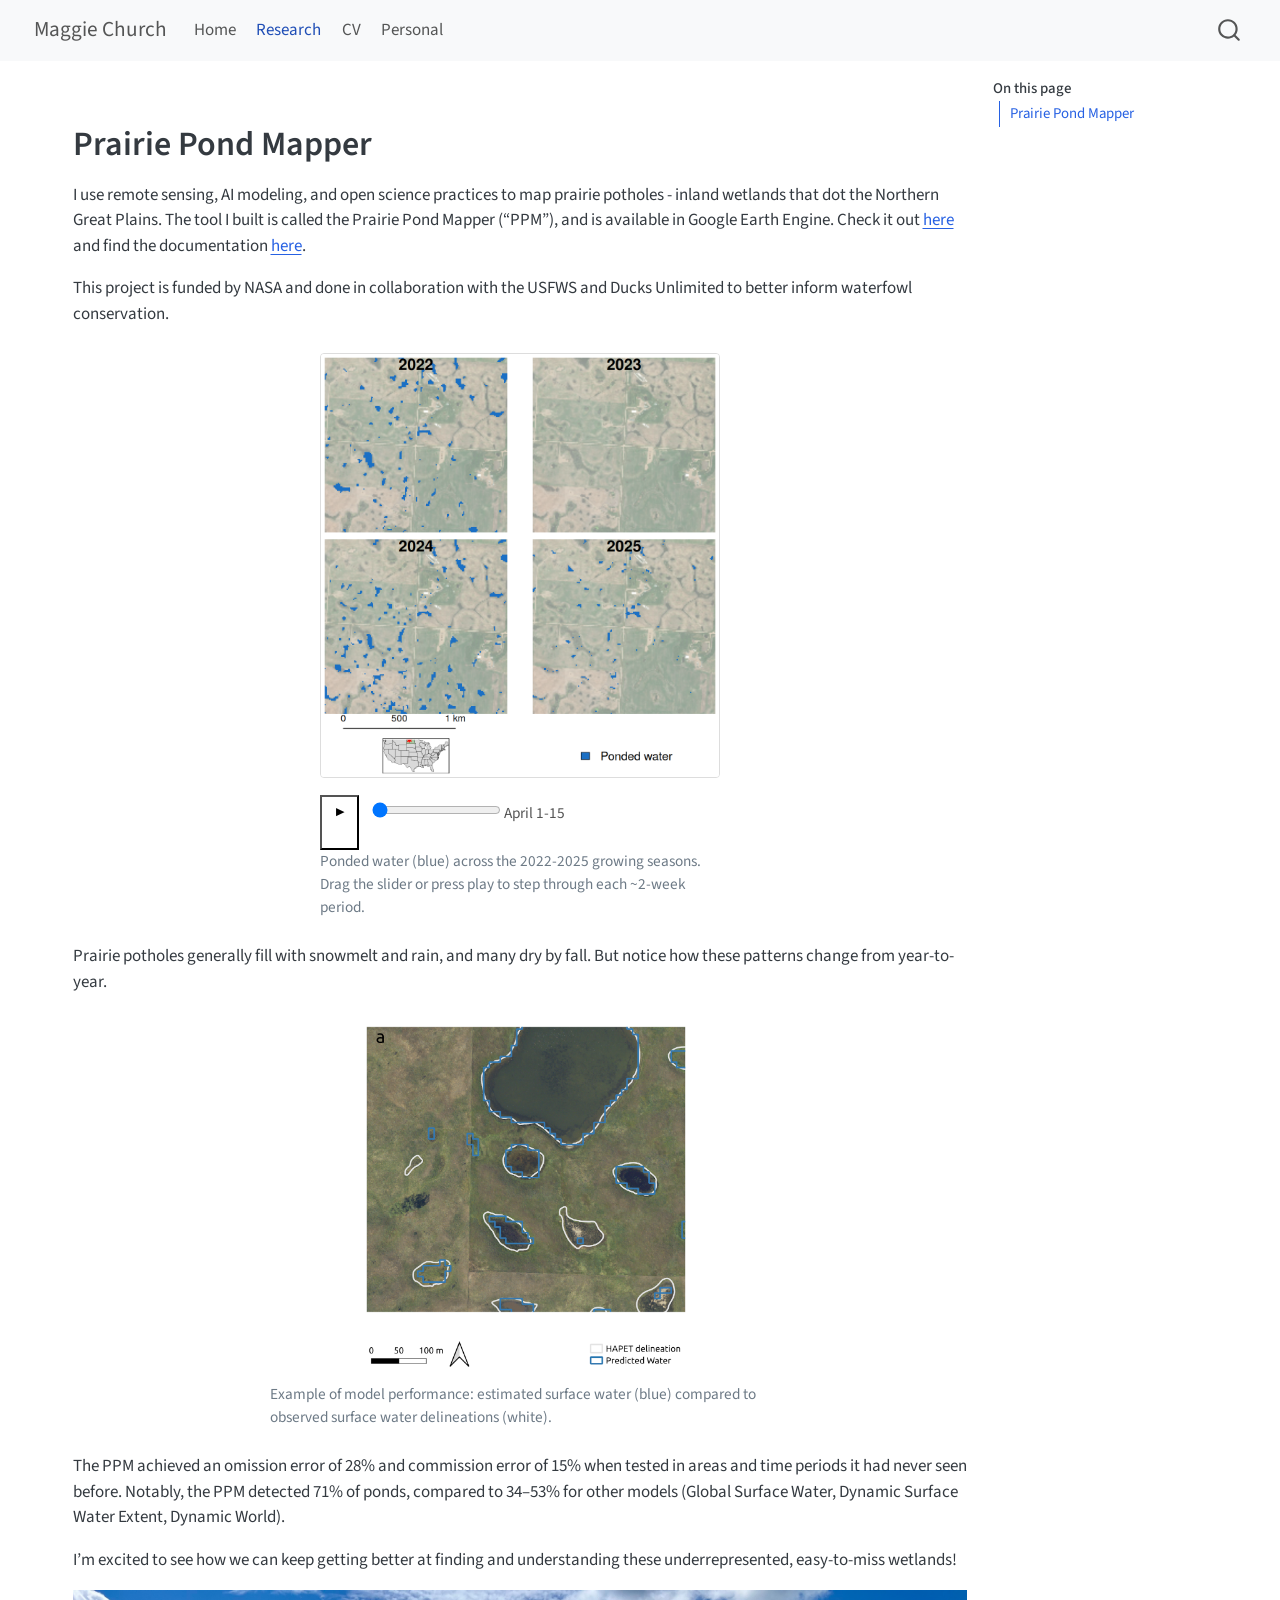
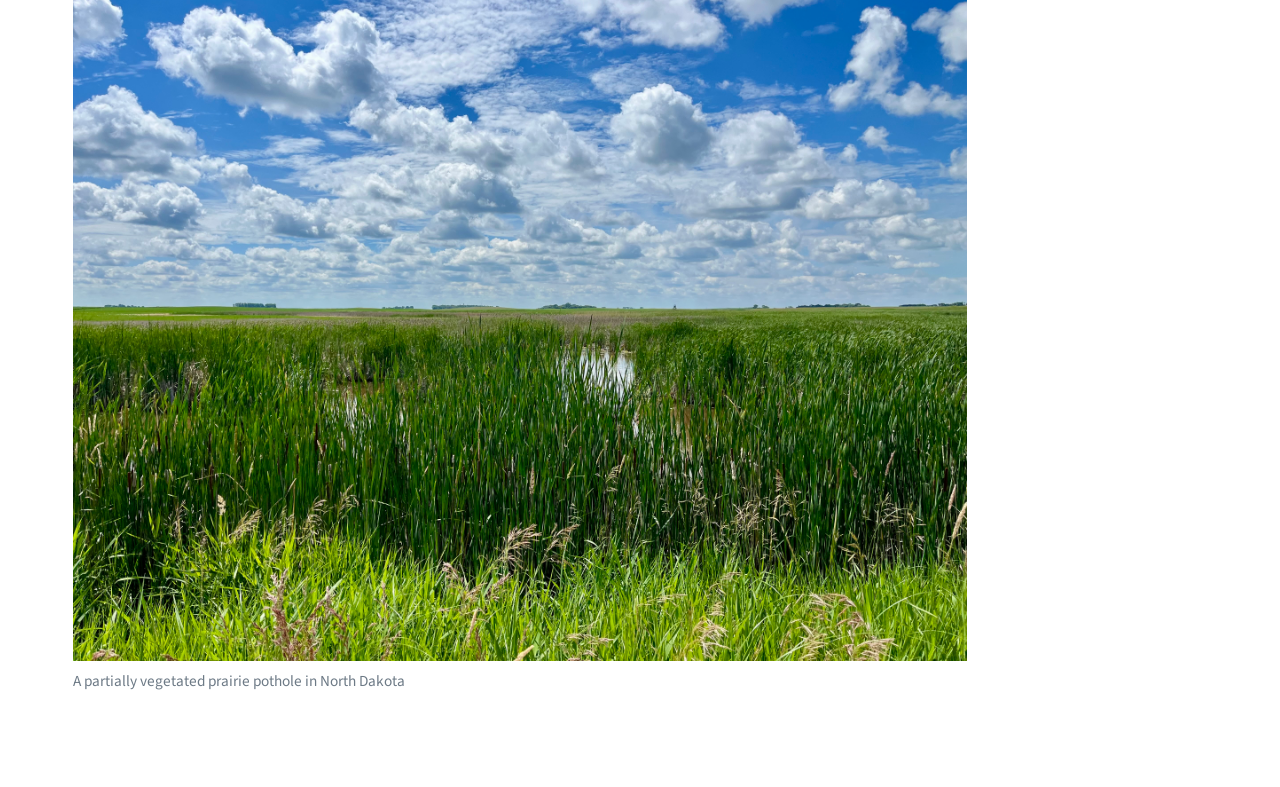
<file: docs/research.html>
<!DOCTYPE html>
<html xmlns="http://www.w3.org/1999/xhtml" lang="en" xml:lang="en"><head>

<meta charset="utf-8">
<meta name="generator" content="quarto-1.8.25">

<meta name="viewport" content="width=device-width, initial-scale=1.0, user-scalable=yes">


<title>Research – Maggie Church</title>
<style>
code{white-space: pre-wrap;}
span.smallcaps{font-variant: small-caps;}
div.columns{display: flex; gap: min(4vw, 1.5em);}
div.column{flex: auto; overflow-x: auto;}
div.hanging-indent{margin-left: 1.5em; text-indent: -1.5em;}
ul.task-list{list-style: none;}
ul.task-list li input[type="checkbox"] {
  width: 0.8em;
  margin: 0 0.8em 0.2em -1em; /* quarto-specific, see https://github.com/quarto-dev/quarto-cli/issues/4556 */ 
  vertical-align: middle;
}
</style>


<script src="site_libs/quarto-nav/quarto-nav.js"></script>
<script src="site_libs/quarto-nav/headroom.min.js"></script>
<script src="site_libs/clipboard/clipboard.min.js"></script>
<script src="site_libs/quarto-search/autocomplete.umd.js"></script>
<script src="site_libs/quarto-search/fuse.min.js"></script>
<script src="site_libs/quarto-search/quarto-search.js"></script>
<meta name="quarto:offset" content="./">
<script src="site_libs/quarto-html/quarto.js" type="module"></script>
<script src="site_libs/quarto-html/tabsets/tabsets.js" type="module"></script>
<script src="site_libs/quarto-html/axe/axe-check.js" type="module"></script>
<script src="site_libs/quarto-html/popper.min.js"></script>
<script src="site_libs/quarto-html/tippy.umd.min.js"></script>
<script src="site_libs/quarto-html/anchor.min.js"></script>
<link href="site_libs/quarto-html/tippy.css" rel="stylesheet">
<link href="site_libs/quarto-html/quarto-syntax-highlighting-7b89279ff1a6dce999919e0e67d4d9ec.css" rel="stylesheet" id="quarto-text-highlighting-styles">
<script src="site_libs/bootstrap/bootstrap.min.js"></script>
<link href="site_libs/bootstrap/bootstrap-icons.css" rel="stylesheet">
<link href="site_libs/bootstrap/bootstrap-5b4ad623e5705c0698d39aec6f10cf02.min.css" rel="stylesheet" append-hash="true" id="quarto-bootstrap" data-mode="light">
<script id="quarto-search-options" type="application/json">{
  "location": "navbar",
  "copy-button": false,
  "collapse-after": 3,
  "panel-placement": "end",
  "type": "overlay",
  "limit": 50,
  "keyboard-shortcut": [
    "f",
    "/",
    "s"
  ],
  "show-item-context": false,
  "language": {
    "search-no-results-text": "No results",
    "search-matching-documents-text": "matching documents",
    "search-copy-link-title": "Copy link to search",
    "search-hide-matches-text": "Hide additional matches",
    "search-more-match-text": "more match in this document",
    "search-more-matches-text": "more matches in this document",
    "search-clear-button-title": "Clear",
    "search-text-placeholder": "",
    "search-detached-cancel-button-title": "Cancel",
    "search-submit-button-title": "Submit",
    "search-label": "Search"
  }
}</script>


<link rel="stylesheet" href="styles.css">
</head>

<body class="nav-fixed quarto-light">

<div id="quarto-search-results"></div>
  <header id="quarto-header" class="headroom fixed-top">
    <nav class="navbar navbar-expand-lg " data-bs-theme="dark">
      <div class="navbar-container container-fluid">
      <div class="navbar-brand-container mx-auto">
    <a href="./index.html" class="navbar-brand navbar-brand-logo">
    </a>
    <a class="navbar-brand" href="./index.html">
    <span class="navbar-title">Maggie Church</span>
    </a>
  </div>
            <div id="quarto-search" class="" title="Search"></div>
          <button class="navbar-toggler" type="button" data-bs-toggle="collapse" data-bs-target="#navbarCollapse" aria-controls="navbarCollapse" role="menu" aria-expanded="false" aria-label="Toggle navigation" onclick="if (window.quartoToggleHeadroom) { window.quartoToggleHeadroom(); }">
  <span class="navbar-toggler-icon"></span>
</button>
          <div class="collapse navbar-collapse" id="navbarCollapse">
            <ul class="navbar-nav navbar-nav-scroll me-auto">
  <li class="nav-item">
    <a class="nav-link" href="./home.html"> 
<span class="menu-text">Home</span></a>
  </li>  
  <li class="nav-item">
    <a class="nav-link active" href="./research.html" aria-current="page"> 
<span class="menu-text">Research</span></a>
  </li>  
  <li class="nav-item">
    <a class="nav-link" href="./cv.html"> 
<span class="menu-text">CV</span></a>
  </li>  
  <li class="nav-item">
    <a class="nav-link" href="./personal.html"> 
<span class="menu-text">Personal</span></a>
  </li>  
</ul>
          </div> <!-- /navcollapse -->
            <div class="quarto-navbar-tools">
</div>
      </div> <!-- /container-fluid -->
    </nav>
</header>
<!-- content -->
<div id="quarto-content" class="quarto-container page-columns page-rows-contents page-layout-full page-navbar">
<!-- sidebar -->
<!-- margin-sidebar -->
    <div id="quarto-margin-sidebar" class="sidebar margin-sidebar">
        <nav id="TOC" role="doc-toc" class="toc-active">
    <h2 id="toc-title">On this page</h2>
   
  <ul>
  <li><a href="#prairie-pond-mapper" id="toc-prairie-pond-mapper" class="nav-link active" data-scroll-target="#prairie-pond-mapper">Prairie Pond Mapper</a></li>
  </ul>
</nav>
    </div>
<!-- main -->
<main class="content column-page-left" id="quarto-document-content"><header id="title-block-header" class="quarto-title-block"></header>




<section id="prairie-pond-mapper" class="level1">
<h1>Prairie Pond Mapper</h1>
<p>I use remote sensing, AI modeling, and open science practices to map prairie potholes - inland wetlands that dot the Northern Great Plains. The tool I built is called the Prairie Pond Mapper (“PPM”), and is available in Google Earth Engine. Check it out <a href="https://code.earthengine.google.com/2f358b4afc3a98f4a21105bf6b5d68dc">here</a> and find the documentation <a href="https://github.com/maggiechurch741/PPR_Pond_Mapper">here</a>.</p>
<p>This project is funded by NASA and done in collaboration with the USFWS and Ducks Unlimited to better inform waterfowl conservation.</p>
<div class="plot30-timelapse-player" style="max-width: 400px; margin: 1.5em auto;">
<p><img src="media/plot30_panels/panel_01.png" alt="Plot 30 wetland pond status, compared across 2022-2025 growing seasons" id="plot30-frame" style="width:100%; height:auto; display:block; border:1px solid #ddd; border-radius:4px;"></p>
<div style="display:flex; align-items:center; gap:0.75em; margin-top:0.6em;">
<button id="plot30-play" aria-label="Play" style="padding:0.25em 0.75em; cursor:pointer; font-size:1em;">
<p>▶</p>
</button>
<p><input id="plot30-slider" type="range" min="0" max="10" value="0" step="1" style="flex:1;"> <span id="plot30-label" style="min-width:7.5em; font-size:0.9em; color:#555; text-align:right;">April 1-15</span></p>
</div>
<figcaption>
Ponded water (blue) across the 2022-2025 growing seasons. Drag the slider or press play to step through each ~2-week period.
</figcaption>
</div>
<p>Prairie potholes generally fill with snowmelt and rain, and many dry by fall. But notice how these patterns change from year-to-year.</p>
<div style="max-width: 500px; margin: 1.5em auto;">
<div class="quarto-figure quarto-figure-center">
<figure class="figure">
<p><img src="media/ppr_model.png" class="img-fluid figure-img"></p>
<figcaption>Example of model performance: estimated surface water (blue) compared to observed surface water delineations (white).</figcaption>
</figure>
</div>
</div>
<script>
(function() {
  var labels = ["April 1-15","April 16-30","May 1-15","May 16-31","June 1-15","June 16-30","July 1-15","July 16-31","August 1-15","August 16-31","September 1-15"];
  var frameCount = labels.length;
  var img = document.getElementById('plot30-frame');
  var slider = document.getElementById('plot30-slider');
  var label = document.getElementById('plot30-label');
  var playBtn = document.getElementById('plot30-play');
  var playing = false;
  var timer = null;

  function frameSrc(i) {
    var n = i + 1;
    var padded = n < 10 ? '0' + n : '' + n;
    return 'media/plot30_panels/panel_' + padded + '.png';
  }

  function showFrame(i) {
    img.src = frameSrc(i);
    label.textContent = labels[i];
    slider.value = i;
  }

  function stepFrame() {
    var next = (parseInt(slider.value, 10) + 1) % frameCount;
    showFrame(next);
  }

  function stopPlaying() {
    playing = false;
    playBtn.innerHTML = '&#9654;';
    playBtn.setAttribute('aria-label', 'Play');
    if (timer) { clearInterval(timer); timer = null; }
  }

  function startPlaying() {
    playing = true;
    playBtn.innerHTML = '&#10074;&#10074;';
    playBtn.setAttribute('aria-label', 'Pause');
    timer = setInterval(stepFrame, 700);
  }

  slider.addEventListener('input', function() {
    stopPlaying();
    showFrame(parseInt(slider.value, 10));
  });

  playBtn.addEventListener('click', function() {
    if (playing) { stopPlaying(); } else { startPlaying(); }
  });

  for (var i = 0; i < frameCount; i++) {
    var preload = new Image();
    preload.src = frameSrc(i);
  }

  showFrame(0);
})();
</script>
<p>The PPM achieved an omission error of 28% and commission error of 15% when tested in areas and time periods it had never seen before. Notably, the PPM detected 71% of ponds, compared to 34–53% for other models (Global Surface Water, Dynamic Surface Water Extent, Dynamic World).</p>
<p>I’m excited to see how we can keep getting better at finding and understanding these underrepresented, easy-to-miss wetlands!</p>
<div class="quarto-figure quarto-figure-center">
<figure class="figure">
<p><img src="media/pothole.jpg" class="img-fluid figure-img"></p>
<figcaption>A partially vegetated prairie pothole in North Dakota</figcaption>
</figure>
</div>


</section>

</main> <!-- /main -->
<script id="quarto-html-after-body" type="application/javascript">
  window.document.addEventListener("DOMContentLoaded", function (event) {
    const icon = "";
    const anchorJS = new window.AnchorJS();
    anchorJS.options = {
      placement: 'right',
      icon: icon
    };
    anchorJS.add('.anchored');
    const isCodeAnnotation = (el) => {
      for (const clz of el.classList) {
        if (clz.startsWith('code-annotation-')) {                     
          return true;
        }
      }
      return false;
    }
    const onCopySuccess = function(e) {
      // button target
      const button = e.trigger;
      // don't keep focus
      button.blur();
      // flash "checked"
      button.classList.add('code-copy-button-checked');
      var currentTitle = button.getAttribute("title");
      button.setAttribute("title", "Copied!");
      let tooltip;
      if (window.bootstrap) {
        button.setAttribute("data-bs-toggle", "tooltip");
        button.setAttribute("data-bs-placement", "left");
        button.setAttribute("data-bs-title", "Copied!");
        tooltip = new bootstrap.Tooltip(button, 
          { trigger: "manual", 
            customClass: "code-copy-button-tooltip",
            offset: [0, -8]});
        tooltip.show();    
      }
      setTimeout(function() {
        if (tooltip) {
          tooltip.hide();
          button.removeAttribute("data-bs-title");
          button.removeAttribute("data-bs-toggle");
          button.removeAttribute("data-bs-placement");
        }
        button.setAttribute("title", currentTitle);
        button.classList.remove('code-copy-button-checked');
      }, 1000);
      // clear code selection
      e.clearSelection();
    }
    const getTextToCopy = function(trigger) {
      const outerScaffold = trigger.parentElement.cloneNode(true);
      const codeEl = outerScaffold.querySelector('code');
      for (const childEl of codeEl.children) {
        if (isCodeAnnotation(childEl)) {
          childEl.remove();
        }
      }
      return codeEl.innerText;
    }
    const clipboard = new window.ClipboardJS('.code-copy-button:not([data-in-quarto-modal])', {
      text: getTextToCopy
    });
    clipboard.on('success', onCopySuccess);
    if (window.document.getElementById('quarto-embedded-source-code-modal')) {
      const clipboardModal = new window.ClipboardJS('.code-copy-button[data-in-quarto-modal]', {
        text: getTextToCopy,
        container: window.document.getElementById('quarto-embedded-source-code-modal')
      });
      clipboardModal.on('success', onCopySuccess);
    }
      var localhostRegex = new RegExp(/^(?:http|https):\/\/localhost\:?[0-9]*\//);
      var mailtoRegex = new RegExp(/^mailto:/);
        var filterRegex = new RegExp('/' + window.location.host + '/');
      var isInternal = (href) => {
          return filterRegex.test(href) || localhostRegex.test(href) || mailtoRegex.test(href);
      }
      // Inspect non-navigation links and adorn them if external
     var links = window.document.querySelectorAll('a[href]:not(.nav-link):not(.navbar-brand):not(.toc-action):not(.sidebar-link):not(.sidebar-item-toggle):not(.pagination-link):not(.no-external):not([aria-hidden]):not(.dropdown-item):not(.quarto-navigation-tool):not(.about-link)');
      for (var i=0; i<links.length; i++) {
        const link = links[i];
        if (!isInternal(link.href)) {
          // undo the damage that might have been done by quarto-nav.js in the case of
          // links that we want to consider external
          if (link.dataset.originalHref !== undefined) {
            link.href = link.dataset.originalHref;
          }
        }
      }
    function tippyHover(el, contentFn, onTriggerFn, onUntriggerFn) {
      const config = {
        allowHTML: true,
        maxWidth: 500,
        delay: 100,
        arrow: false,
        appendTo: function(el) {
            return el.parentElement;
        },
        interactive: true,
        interactiveBorder: 10,
        theme: 'quarto',
        placement: 'bottom-start',
      };
      if (contentFn) {
        config.content = contentFn;
      }
      if (onTriggerFn) {
        config.onTrigger = onTriggerFn;
      }
      if (onUntriggerFn) {
        config.onUntrigger = onUntriggerFn;
      }
      window.tippy(el, config); 
    }
    const noterefs = window.document.querySelectorAll('a[role="doc-noteref"]');
    for (var i=0; i<noterefs.length; i++) {
      const ref = noterefs[i];
      tippyHover(ref, function() {
        // use id or data attribute instead here
        let href = ref.getAttribute('data-footnote-href') || ref.getAttribute('href');
        try { href = new URL(href).hash; } catch {}
        const id = href.replace(/^#\/?/, "");
        const note = window.document.getElementById(id);
        if (note) {
          return note.innerHTML;
        } else {
          return "";
        }
      });
    }
    const xrefs = window.document.querySelectorAll('a.quarto-xref');
    const processXRef = (id, note) => {
      // Strip column container classes
      const stripColumnClz = (el) => {
        el.classList.remove("page-full", "page-columns");
        if (el.children) {
          for (const child of el.children) {
            stripColumnClz(child);
          }
        }
      }
      stripColumnClz(note)
      if (id === null || id.startsWith('sec-')) {
        // Special case sections, only their first couple elements
        const container = document.createElement("div");
        if (note.children && note.children.length > 2) {
          container.appendChild(note.children[0].cloneNode(true));
          for (let i = 1; i < note.children.length; i++) {
            const child = note.children[i];
            if (child.tagName === "P" && child.innerText === "") {
              continue;
            } else {
              container.appendChild(child.cloneNode(true));
              break;
            }
          }
          if (window.Quarto?.typesetMath) {
            window.Quarto.typesetMath(container);
          }
          return container.innerHTML
        } else {
          if (window.Quarto?.typesetMath) {
            window.Quarto.typesetMath(note);
          }
          return note.innerHTML;
        }
      } else {
        // Remove any anchor links if they are present
        const anchorLink = note.querySelector('a.anchorjs-link');
        if (anchorLink) {
          anchorLink.remove();
        }
        if (window.Quarto?.typesetMath) {
          window.Quarto.typesetMath(note);
        }
        if (note.classList.contains("callout")) {
          return note.outerHTML;
        } else {
          return note.innerHTML;
        }
      }
    }
    for (var i=0; i<xrefs.length; i++) {
      const xref = xrefs[i];
      tippyHover(xref, undefined, function(instance) {
        instance.disable();
        let url = xref.getAttribute('href');
        let hash = undefined; 
        if (url.startsWith('#')) {
          hash = url;
        } else {
          try { hash = new URL(url).hash; } catch {}
        }
        if (hash) {
          const id = hash.replace(/^#\/?/, "");
          const note = window.document.getElementById(id);
          if (note !== null) {
            try {
              const html = processXRef(id, note.cloneNode(true));
              instance.setContent(html);
            } finally {
              instance.enable();
              instance.show();
            }
          } else {
            // See if we can fetch this
            fetch(url.split('#')[0])
            .then(res => res.text())
            .then(html => {
              const parser = new DOMParser();
              const htmlDoc = parser.parseFromString(html, "text/html");
              const note = htmlDoc.getElementById(id);
              if (note !== null) {
                const html = processXRef(id, note);
                instance.setContent(html);
              } 
            }).finally(() => {
              instance.enable();
              instance.show();
            });
          }
        } else {
          // See if we can fetch a full url (with no hash to target)
          // This is a special case and we should probably do some content thinning / targeting
          fetch(url)
          .then(res => res.text())
          .then(html => {
            const parser = new DOMParser();
            const htmlDoc = parser.parseFromString(html, "text/html");
            const note = htmlDoc.querySelector('main.content');
            if (note !== null) {
              // This should only happen for chapter cross references
              // (since there is no id in the URL)
              // remove the first header
              if (note.children.length > 0 && note.children[0].tagName === "HEADER") {
                note.children[0].remove();
              }
              const html = processXRef(null, note);
              instance.setContent(html);
            } 
          }).finally(() => {
            instance.enable();
            instance.show();
          });
        }
      }, function(instance) {
      });
    }
        let selectedAnnoteEl;
        const selectorForAnnotation = ( cell, annotation) => {
          let cellAttr = 'data-code-cell="' + cell + '"';
          let lineAttr = 'data-code-annotation="' +  annotation + '"';
          const selector = 'span[' + cellAttr + '][' + lineAttr + ']';
          return selector;
        }
        const selectCodeLines = (annoteEl) => {
          const doc = window.document;
          const targetCell = annoteEl.getAttribute("data-target-cell");
          const targetAnnotation = annoteEl.getAttribute("data-target-annotation");
          const annoteSpan = window.document.querySelector(selectorForAnnotation(targetCell, targetAnnotation));
          const lines = annoteSpan.getAttribute("data-code-lines").split(",");
          const lineIds = lines.map((line) => {
            return targetCell + "-" + line;
          })
          let top = null;
          let height = null;
          let parent = null;
          if (lineIds.length > 0) {
              //compute the position of the single el (top and bottom and make a div)
              const el = window.document.getElementById(lineIds[0]);
              top = el.offsetTop;
              height = el.offsetHeight;
              parent = el.parentElement.parentElement;
            if (lineIds.length > 1) {
              const lastEl = window.document.getElementById(lineIds[lineIds.length - 1]);
              const bottom = lastEl.offsetTop + lastEl.offsetHeight;
              height = bottom - top;
            }
            if (top !== null && height !== null && parent !== null) {
              // cook up a div (if necessary) and position it 
              let div = window.document.getElementById("code-annotation-line-highlight");
              if (div === null) {
                div = window.document.createElement("div");
                div.setAttribute("id", "code-annotation-line-highlight");
                div.style.position = 'absolute';
                parent.appendChild(div);
              }
              div.style.top = top - 2 + "px";
              div.style.height = height + 4 + "px";
              div.style.left = 0;
              let gutterDiv = window.document.getElementById("code-annotation-line-highlight-gutter");
              if (gutterDiv === null) {
                gutterDiv = window.document.createElement("div");
                gutterDiv.setAttribute("id", "code-annotation-line-highlight-gutter");
                gutterDiv.style.position = 'absolute';
                const codeCell = window.document.getElementById(targetCell);
                const gutter = codeCell.querySelector('.code-annotation-gutter');
                gutter.appendChild(gutterDiv);
              }
              gutterDiv.style.top = top - 2 + "px";
              gutterDiv.style.height = height + 4 + "px";
            }
            selectedAnnoteEl = annoteEl;
          }
        };
        const unselectCodeLines = () => {
          const elementsIds = ["code-annotation-line-highlight", "code-annotation-line-highlight-gutter"];
          elementsIds.forEach((elId) => {
            const div = window.document.getElementById(elId);
            if (div) {
              div.remove();
            }
          });
          selectedAnnoteEl = undefined;
        };
          // Handle positioning of the toggle
      window.addEventListener(
        "resize",
        throttle(() => {
          elRect = undefined;
          if (selectedAnnoteEl) {
            selectCodeLines(selectedAnnoteEl);
          }
        }, 10)
      );
      function throttle(fn, ms) {
      let throttle = false;
      let timer;
        return (...args) => {
          if(!throttle) { // first call gets through
              fn.apply(this, args);
              throttle = true;
          } else { // all the others get throttled
              if(timer) clearTimeout(timer); // cancel #2
              timer = setTimeout(() => {
                fn.apply(this, args);
                timer = throttle = false;
              }, ms);
          }
        };
      }
        // Attach click handler to the DT
        const annoteDls = window.document.querySelectorAll('dt[data-target-cell]');
        for (const annoteDlNode of annoteDls) {
          annoteDlNode.addEventListener('click', (event) => {
            const clickedEl = event.target;
            if (clickedEl !== selectedAnnoteEl) {
              unselectCodeLines();
              const activeEl = window.document.querySelector('dt[data-target-cell].code-annotation-active');
              if (activeEl) {
                activeEl.classList.remove('code-annotation-active');
              }
              selectCodeLines(clickedEl);
              clickedEl.classList.add('code-annotation-active');
            } else {
              // Unselect the line
              unselectCodeLines();
              clickedEl.classList.remove('code-annotation-active');
            }
          });
        }
    const findCites = (el) => {
      const parentEl = el.parentElement;
      if (parentEl) {
        const cites = parentEl.dataset.cites;
        if (cites) {
          return {
            el,
            cites: cites.split(' ')
          };
        } else {
          return findCites(el.parentElement)
        }
      } else {
        return undefined;
      }
    };
    var bibliorefs = window.document.querySelectorAll('a[role="doc-biblioref"]');
    for (var i=0; i<bibliorefs.length; i++) {
      const ref = bibliorefs[i];
      const citeInfo = findCites(ref);
      if (citeInfo) {
        tippyHover(citeInfo.el, function() {
          var popup = window.document.createElement('div');
          citeInfo.cites.forEach(function(cite) {
            var citeDiv = window.document.createElement('div');
            citeDiv.classList.add('hanging-indent');
            citeDiv.classList.add('csl-entry');
            var biblioDiv = window.document.getElementById('ref-' + cite);
            if (biblioDiv) {
              citeDiv.innerHTML = biblioDiv.innerHTML;
            }
            popup.appendChild(citeDiv);
          });
          return popup.innerHTML;
        });
      }
    }
  });
  </script>
</div> <!-- /content -->




</body></html>
</file>
<file: docs/site_libs/quarto-html/tippy.css>
.tippy-box[data-animation=fade][data-state=hidden]{opacity:0}[data-tippy-root]{max-width:calc(100vw - 10px)}.tippy-box{position:relative;background-color:#333;color:#fff;border-radius:4px;font-size:14px;line-height:1.4;white-space:normal;outline:0;transition-property:transform,visibility,opacity}.tippy-box[data-placement^=top]>.tippy-arrow{bottom:0}.tippy-box[data-placement^=top]>.tippy-arrow:before{bottom:-7px;left:0;border-width:8px 8px 0;border-top-color:initial;transform-origin:center top}.tippy-box[data-placement^=bottom]>.tippy-arrow{top:0}.tippy-box[data-placement^=bottom]>.tippy-arrow:before{top:-7px;left:0;border-width:0 8px 8px;border-bottom-color:initial;transform-origin:center bottom}.tippy-box[data-placement^=left]>.tippy-arrow{right:0}.tippy-box[data-placement^=left]>.tippy-arrow:before{border-width:8px 0 8px 8px;border-left-color:initial;right:-7px;transform-origin:center left}.tippy-box[data-placement^=right]>.tippy-arrow{left:0}.tippy-box[data-placement^=right]>.tippy-arrow:before{left:-7px;border-width:8px 8px 8px 0;border-right-color:initial;transform-origin:center right}.tippy-box[data-inertia][data-state=visible]{transition-timing-function:cubic-bezier(.54,1.5,.38,1.11)}.tippy-arrow{width:16px;height:16px;color:#333}.tippy-arrow:before{content:"";position:absolute;border-color:transparent;border-style:solid}.tippy-content{position:relative;padding:5px 9px;z-index:1}
</file>
<file: docs/site_libs/quarto-html/quarto-syntax-highlighting-2f5df379a58b258e96c21c0638c20c03.css>
/* quarto syntax highlight colors */
:root {
  --quarto-hl-ot-color: #003B4F;
  --quarto-hl-at-color: #657422;
  --quarto-hl-ss-color: #20794D;
  --quarto-hl-an-color: #5E5E5E;
  --quarto-hl-fu-color: #4758AB;
  --quarto-hl-st-color: #20794D;
  --quarto-hl-cf-color: #003B4F;
  --quarto-hl-op-color: #5E5E5E;
  --quarto-hl-er-color: #AD0000;
  --quarto-hl-bn-color: #AD0000;
  --quarto-hl-al-color: #AD0000;
  --quarto-hl-va-color: #111111;
  --quarto-hl-bu-color: inherit;
  --quarto-hl-ex-color: inherit;
  --quarto-hl-pp-color: #AD0000;
  --quarto-hl-in-color: #5E5E5E;
  --quarto-hl-vs-color: #20794D;
  --quarto-hl-wa-color: #5E5E5E;
  --quarto-hl-do-color: #5E5E5E;
  --quarto-hl-im-color: #00769E;
  --quarto-hl-ch-color: #20794D;
  --quarto-hl-dt-color: #AD0000;
  --quarto-hl-fl-color: #AD0000;
  --quarto-hl-co-color: #5E5E5E;
  --quarto-hl-cv-color: #5E5E5E;
  --quarto-hl-cn-color: #8f5902;
  --quarto-hl-sc-color: #5E5E5E;
  --quarto-hl-dv-color: #AD0000;
  --quarto-hl-kw-color: #003B4F;
}

/* other quarto variables */
:root {
  --quarto-font-monospace: SFMono-Regular, Menlo, Monaco, Consolas, "Liberation Mono", "Courier New", monospace;
}

pre > code.sourceCode > span {
  color: #003B4F;
}

code span {
  color: #003B4F;
}

code.sourceCode > span {
  color: #003B4F;
}

div.sourceCode,
div.sourceCode pre.sourceCode {
  color: #003B4F;
}

code span.ot {
  color: #003B4F;
  font-style: inherit;
}

code span.at {
  color: #657422;
  font-style: inherit;
}

code span.ss {
  color: #20794D;
  font-style: inherit;
}

code span.an {
  color: #5E5E5E;
  font-style: inherit;
}

code span.fu {
  color: #4758AB;
  font-style: inherit;
}

code span.st {
  color: #20794D;
  font-style: inherit;
}

code span.cf {
  color: #003B4F;
  font-weight: bold;
  font-style: inherit;
}

code span.op {
  color: #5E5E5E;
  font-style: inherit;
}

code span.er {
  color: #AD0000;
  font-style: inherit;
}

code span.bn {
  color: #AD0000;
  font-style: inherit;
}

code span.al {
  color: #AD0000;
  font-style: inherit;
}

code span.va {
  color: #111111;
  font-style: inherit;
}

code span.bu {
  font-style: inherit;
}

code span.ex {
  font-style: inherit;
}

code span.pp {
  color: #AD0000;
  font-style: inherit;
}

code span.in {
  color: #5E5E5E;
  font-style: inherit;
}

code span.vs {
  color: #20794D;
  font-style: inherit;
}

code span.wa {
  color: #5E5E5E;
  font-style: italic;
}

code span.do {
  color: #5E5E5E;
  font-style: italic;
}

code span.im {
  color: #00769E;
  font-style: inherit;
}

code span.ch {
  color: #20794D;
  font-style: inherit;
}

code span.dt {
  color: #AD0000;
  font-style: inherit;
}

code span.fl {
  color: #AD0000;
  font-style: inherit;
}

code span.co {
  color: #5E5E5E;
  font-style: inherit;
}

code span.cv {
  color: #5E5E5E;
  font-style: italic;
}

code span.cn {
  color: #8f5902;
  font-style: inherit;
}

code span.sc {
  color: #5E5E5E;
  font-style: inherit;
}

code span.dv {
  color: #AD0000;
  font-style: inherit;
}

code span.kw {
  color: #003B4F;
  font-weight: bold;
  font-style: inherit;
}

.prevent-inlining {
  content: "</";
}

/*# sourceMappingURL=35eb38a806ee71ea6d2563be2308c832.css.map */
</file>
<file: docs/styles.css>
/* css styles */
</file>
<file: docs/site_libs/quarto-html/quarto-syntax-highlighting-7b89279ff1a6dce999919e0e67d4d9ec.css>
/* quarto syntax highlight colors */
:root {
  --quarto-hl-ot-color: #003B4F;
  --quarto-hl-at-color: #657422;
  --quarto-hl-ss-color: #20794D;
  --quarto-hl-an-color: #5E5E5E;
  --quarto-hl-fu-color: #4758AB;
  --quarto-hl-st-color: #20794D;
  --quarto-hl-cf-color: #003B4F;
  --quarto-hl-op-color: #5E5E5E;
  --quarto-hl-er-color: #AD0000;
  --quarto-hl-bn-color: #AD0000;
  --quarto-hl-al-color: #AD0000;
  --quarto-hl-va-color: #111111;
  --quarto-hl-bu-color: inherit;
  --quarto-hl-ex-color: inherit;
  --quarto-hl-pp-color: #AD0000;
  --quarto-hl-in-color: #5E5E5E;
  --quarto-hl-vs-color: #20794D;
  --quarto-hl-wa-color: #5E5E5E;
  --quarto-hl-do-color: #5E5E5E;
  --quarto-hl-im-color: #00769E;
  --quarto-hl-ch-color: #20794D;
  --quarto-hl-dt-color: #AD0000;
  --quarto-hl-fl-color: #AD0000;
  --quarto-hl-co-color: #5E5E5E;
  --quarto-hl-cv-color: #5E5E5E;
  --quarto-hl-cn-color: #8f5902;
  --quarto-hl-sc-color: #5E5E5E;
  --quarto-hl-dv-color: #AD0000;
  --quarto-hl-kw-color: #003B4F;
}

/* other quarto variables */
:root {
  --quarto-font-monospace: SFMono-Regular, Menlo, Monaco, Consolas, "Liberation Mono", "Courier New", monospace;
}

/* syntax highlight based on Pandoc's rules */
pre > code.sourceCode > span {
  color: #003B4F;
}

code.sourceCode > span {
  color: #003B4F;
}

div.sourceCode,
div.sourceCode pre.sourceCode {
  color: #003B4F;
}

/* Normal */
code span {
  color: #003B4F;
}

/* Alert */
code span.al {
  color: #AD0000;
  font-style: inherit;
}

/* Annotation */
code span.an {
  color: #5E5E5E;
  font-style: inherit;
}

/* Attribute */
code span.at {
  color: #657422;
  font-style: inherit;
}

/* BaseN */
code span.bn {
  color: #AD0000;
  font-style: inherit;
}

/* BuiltIn */
code span.bu {
  font-style: inherit;
}

/* ControlFlow */
code span.cf {
  color: #003B4F;
  font-weight: bold;
  font-style: inherit;
}

/* Char */
code span.ch {
  color: #20794D;
  font-style: inherit;
}

/* Constant */
code span.cn {
  color: #8f5902;
  font-style: inherit;
}

/* Comment */
code span.co {
  color: #5E5E5E;
  font-style: inherit;
}

/* CommentVar */
code span.cv {
  color: #5E5E5E;
  font-style: italic;
}

/* Documentation */
code span.do {
  color: #5E5E5E;
  font-style: italic;
}

/* DataType */
code span.dt {
  color: #AD0000;
  font-style: inherit;
}

/* DecVal */
code span.dv {
  color: #AD0000;
  font-style: inherit;
}

/* Error */
code span.er {
  color: #AD0000;
  font-style: inherit;
}

/* Extension */
code span.ex {
  font-style: inherit;
}

/* Float */
code span.fl {
  color: #AD0000;
  font-style: inherit;
}

/* Function */
code span.fu {
  color: #4758AB;
  font-style: inherit;
}

/* Import */
code span.im {
  color: #00769E;
  font-style: inherit;
}

/* Information */
code span.in {
  color: #5E5E5E;
  font-style: inherit;
}

/* Keyword */
code span.kw {
  color: #003B4F;
  font-weight: bold;
  font-style: inherit;
}

/* Operator */
code span.op {
  color: #5E5E5E;
  font-style: inherit;
}

/* Other */
code span.ot {
  color: #003B4F;
  font-style: inherit;
}

/* Preprocessor */
code span.pp {
  color: #AD0000;
  font-style: inherit;
}

/* SpecialChar */
code span.sc {
  color: #5E5E5E;
  font-style: inherit;
}

/* SpecialString */
code span.ss {
  color: #20794D;
  font-style: inherit;
}

/* String */
code span.st {
  color: #20794D;
  font-style: inherit;
}

/* Variable */
code span.va {
  color: #111111;
  font-style: inherit;
}

/* VerbatimString */
code span.vs {
  color: #20794D;
  font-style: inherit;
}

/* Warning */
code span.wa {
  color: #5E5E5E;
  font-style: italic;
}

.prevent-inlining {
  content: "</";
}

/*# sourceMappingURL=3944bc705cfaf4c80e56f77c5205168a.css.map */
</file>
